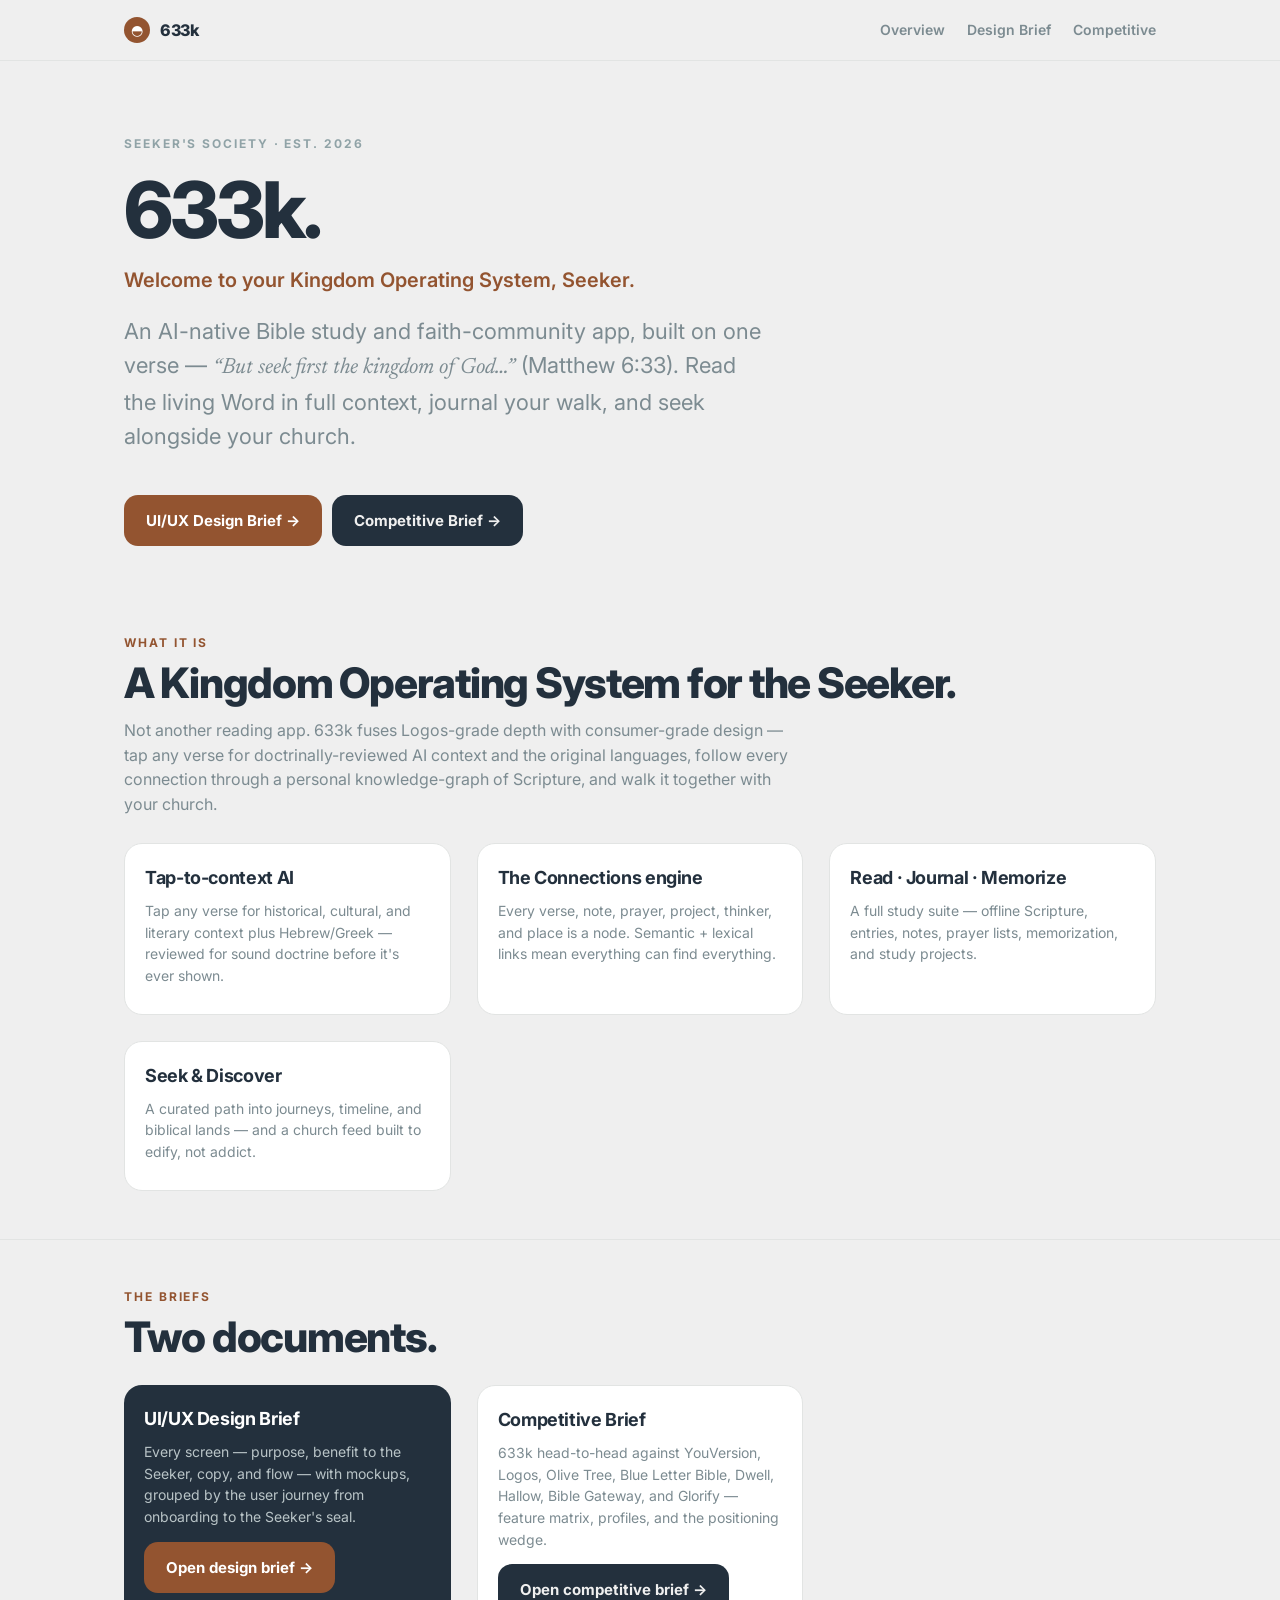
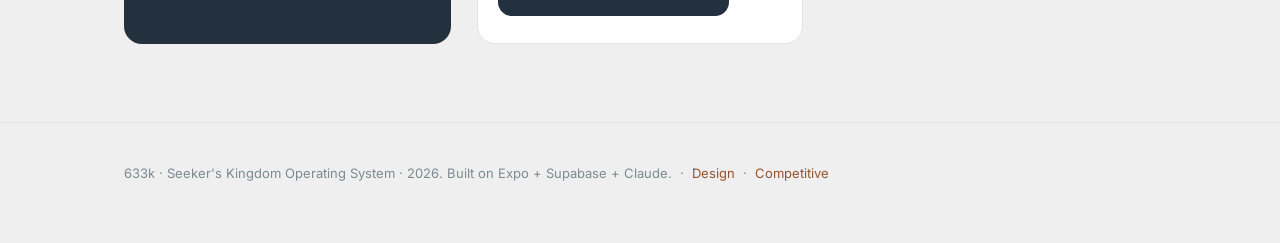
<file: index.html>
<!doctype html>
<html lang="en">
<head>
<meta charset="utf-8">
<meta name="viewport" content="width=device-width, initial-scale=1">
<title>633k · Seeker's Kingdom Operating System</title>
<meta name="description" content="633k (Seeker's Society) — an AI-native Bible study and faith-community app. A Seeker's Kingdom Operating System. Design brief + competitive brief.">
<style>
/* 633k — Seeker's Kingdom Operating System · showcase styles */
@import url('https://fonts.googleapis.com/css2?family=Inter:wght@400;500;600;700;800&family=Newsreader:ital,opsz,wght@0,6..72,400;0,6..72,500;1,6..72,400&display=swap');

:root{
  --midnight:#23303D; --tide:#395159; --mist:#90A3A7; --fog:#EFEFEF;
  --sunset:#935430; --shell:#CBA688; --ink:#23303D; --muted:#7C8B91;
  --line:#E2E4E3; --surface:#FFFFFF; --paper:#F4F4F2;
  --maxw:1080px;
}
*{box-sizing:border-box}
html{scroll-behavior:smooth}
body{margin:0;background:var(--fog);color:var(--ink);font-family:'Inter',system-ui,sans-serif;-webkit-font-smoothing:antialiased;line-height:1.55}
a{color:var(--sunset);text-decoration:none}
a:hover{text-decoration:underline}
.serif{font-family:'Newsreader',Georgia,serif}
.wrap{max-width:var(--maxw);margin:0 auto;padding:0 24px}

/* nav */
.nav{position:sticky;top:0;z-index:30;background:rgba(239,239,239,.86);backdrop-filter:blur(10px);border-bottom:1px solid var(--line)}
.nav .row{display:flex;align-items:center;justify-content:space-between;height:60px}
.brand{display:flex;align-items:center;gap:10px;font-weight:800;letter-spacing:-.02em;color:var(--ink)}
.brand .dot{width:26px;height:26px;border-radius:50%;background:var(--sunset);display:inline-flex;align-items:center;justify-content:center;color:#fff;font-size:14px}
.navlinks{display:flex;gap:22px;font-weight:600;font-size:14px}
.navlinks a{color:var(--muted)}
.navlinks a:hover{color:var(--ink);text-decoration:none}

/* hero */
.hero{padding:74px 0 40px}
.kicker{font-size:12px;letter-spacing:.16em;text-transform:uppercase;color:var(--mist);font-weight:700}
h1{font-size:clamp(40px,7vw,78px);line-height:.95;letter-spacing:-.04em;font-weight:800;margin:.25em 0 .1em}
.lede{font-size:clamp(17px,2.4vw,22px);color:var(--muted);max-width:640px;margin-top:18px}
.tag{font-family:'Inter';color:var(--sunset);font-weight:600;font-size:clamp(16px,2.2vw,20px);margin-top:18px}
.cta{display:inline-flex;gap:10px;flex-wrap:wrap;margin-top:30px}
.btn{display:inline-block;padding:14px 22px;border-radius:14px;font-weight:700;font-size:15px}
.btn.solid{background:var(--sunset);color:#fff}
.btn.dark{background:var(--midnight);color:var(--fog)}
.btn.ghost{background:transparent;border:1.6px solid var(--line);color:var(--ink)}
.btn:hover{text-decoration:none;transform:translateY(-1px)}

/* sections */
section{padding:48px 0}
.eyebrow{font-size:12px;letter-spacing:.16em;text-transform:uppercase;color:var(--sunset);font-weight:700;margin-bottom:10px}
h2{font-size:clamp(28px,4vw,42px);line-height:1.02;letter-spacing:-.03em;font-weight:800;margin:0 0 .3em}
h3{font-size:22px;letter-spacing:-.02em;font-weight:700;margin:0 0 .2em}
p{margin:.5em 0}
.sub{color:var(--muted);max-width:680px}
.divider{height:1px;background:var(--line);border:0;margin:0}

/* feature pills */
.pillrow{display:flex;flex-wrap:wrap;gap:10px;margin-top:18px}
.pill{padding:7px 14px;border-radius:999px;font-size:13px;font-weight:600;background:#fff;border:1.4px solid var(--line);color:var(--ink)}
.pill.s{background:var(--sunset);color:#fff;border-color:transparent}
.pill.t{background:var(--tide);color:var(--fog);border-color:transparent}

/* journey / screen grid */
.screens{display:grid;grid-template-columns:repeat(auto-fill,minmax(300px,1fr));gap:26px;margin-top:26px}
.screen{background:var(--surface);border:1px solid var(--line);border-radius:22px;overflow:hidden;display:flex;flex-direction:column}
.screen .meta{padding:18px 20px 22px}
.screen .role{font-size:11px;letter-spacing:.12em;text-transform:uppercase;color:var(--sunset);font-weight:700}
.screen h3{margin-top:6px;font-size:20px}
.screen .purpose{font-size:14px;color:var(--ink);margin-top:8px}
.screen .benefit{font-size:14px;color:var(--muted);margin-top:8px}
.screen .copy{font-family:'Newsreader',serif;font-style:italic;color:var(--tide);font-size:15px;margin-top:12px;padding-left:12px;border-left:3px solid var(--shell)}
.screen .flow{font-size:12.5px;color:var(--muted);margin-top:12px;font-weight:600}
.screen .flow b{color:var(--ink);font-weight:700}

/* phone mockup */
.frame{background:#0a0c0f;padding:8px;display:flex;justify-content:center}
.phone{width:100%;max-width:260px;background:#0a0c0f;border-radius:30px;padding:7px}
.scr{background:var(--fog);border-radius:24px;height:430px;overflow:hidden;display:flex;flex-direction:column;position:relative}
.sb{display:flex;justify-content:space-between;padding:10px 16px 0;font-size:10px;font-weight:700;color:var(--ink)}
.body{flex:1;padding:8px 14px 0;overflow:hidden}
.lab{font-size:9px;letter-spacing:.12em;text-transform:uppercase;color:var(--mist);font-weight:700;margin-top:6px}
.hd{font-weight:800;font-size:30px;letter-spacing:-.045em;line-height:.94;margin-top:2px;color:var(--ink)}
.hd.sm{font-size:23px}
.c{border-radius:15px;padding:11px;margin-top:9px}
.c .ct{font-weight:700;font-size:14px}
.c .cs{font-size:11px;margin-top:3px}
.c.solidT{background:var(--tide);color:var(--fog)} .c.solidT .cs{color:#9FB3B6}
.c.solidS{background:var(--sunset);color:var(--fog)} .c.solidS .cs{color:#E8D3C2}
.c.solidM{background:var(--midnight);color:var(--fog)} .c.solidM .cs{color:#90A3A7}
.c.solidMist{background:var(--mist);color:var(--midnight)} .c.solidMist .cs{color:#3A4A53}
.c.solidSh{background:var(--shell);color:var(--midnight)} .c.solidSh .cs{color:#6B5440}
.c.ghostT{background:#fff;border:1.6px solid var(--tide);color:var(--ink)} .c.ghostT .cs{color:var(--muted)}
.c.ghostS{background:#fff;border:1.6px solid var(--sunset);color:var(--ink)} .c.ghostS .cs{color:var(--muted)}
.c.ghostM{background:#fff;border:1.6px solid var(--midnight);color:var(--ink)} .c.ghostM .cs{color:var(--muted)}
.vs{font-family:'Newsreader',serif;font-size:13px;line-height:1.42}
.row2{display:flex;gap:9px;margin-top:9px}
.row2 .c{flex:1;margin-top:0}
.tabs{display:flex;justify-content:space-around;background:#fff;border-top:1px solid #E6E6E5;padding:7px 0 9px;font-size:13px}
.tabs span{color:var(--mist)}
.tabs .on{color:var(--sunset)}
.bign{font-weight:800;font-size:30px;letter-spacing:-.02em;line-height:1}
.sealed{display:inline-block;color:var(--shell)}

/* tables (competitive) */
.tablewrap{overflow-x:auto;margin-top:22px;border:1px solid var(--line);border-radius:16px;background:#fff}
table{border-collapse:collapse;width:100%;min-width:880px;font-size:13px}
th,td{text-align:left;padding:11px 12px;border-bottom:1px solid var(--line);vertical-align:top}
thead th{position:sticky;top:0;background:var(--midnight);color:var(--fog);font-weight:700;font-size:12px;letter-spacing:.01em}
thead th.us{background:var(--sunset)}
tbody td:first-child{font-weight:700;color:var(--ink);background:var(--paper)}
tbody td.us{background:#FBF3EC;font-weight:600}
.yes{color:#2f6b3f;font-weight:700}
.no{color:#9aa4a3}
.part{color:var(--sunset);font-weight:600}

/* profile + synthesis cards */
.cards{display:grid;grid-template-columns:repeat(auto-fill,minmax(300px,1fr));gap:18px;margin-top:22px}
.card{background:#fff;border:1px solid var(--line);border-radius:18px;padding:20px}
.card h3{font-size:18px}
.card .scale{font-size:12px;color:var(--sunset);font-weight:700;margin-top:2px}
.card p{font-size:14px;color:var(--muted);margin-top:8px}
.win{background:var(--midnight);color:var(--fog);border:0}
.win h3{color:#fff}.win p{color:#B9C4C7}
.win .k{color:var(--shell);font-weight:700}
.synth{display:grid;grid-template-columns:repeat(auto-fill,minmax(260px,1fr));gap:16px;margin-top:20px}
.sblock{border-radius:16px;padding:18px}
.sblock.a{background:#EAF1EC} .sblock.b{background:#fff;border:1px solid var(--line)} .sblock.c{background:#FBEFE6} .sblock.d{background:var(--tide);color:var(--fog)}
.sblock h4{margin:0 0 8px;font-size:13px;letter-spacing:.06em;text-transform:uppercase}
.sblock.d h4{color:var(--shell)}
.sblock ul{margin:0;padding-left:18px;font-size:13.5px}
.sblock li{margin:5px 0}

/* sources */
.sources{font-size:12.5px;color:var(--muted);margin-top:18px;columns:1}
.sources li{margin:6px 0}

/* footer */
footer{padding:40px 0 60px;border-top:1px solid var(--line);color:var(--muted);font-size:13px;margin-top:30px}
.note{background:#FBF3EC;border:1px solid #EAD9C8;border-radius:14px;padding:14px 16px;font-size:13px;color:#6B5440;margin-top:18px}
@media(max-width:640px){.navlinks{display:none}.hero{padding:48px 0 24px}}

</style>
</head>
<body>

<nav class="nav"><div class="wrap row">
  <a class="brand" href="index.html"><span class="dot">◓</span> 633k</a>
  <div class="navlinks">
    <a href="index.html">Overview</a>
    <a href="design-brief.html">Design Brief</a>
    <a href="competitive-brief.html">Competitive</a>
  </div>
</div></nav>

<header class="hero"><div class="wrap">
  <div class="kicker">Seeker's Society · est. 2026</div>
  <h1>633k.</h1>
  <p class="tag">Welcome to your Kingdom Operating System, Seeker.</p>
  <p class="lede">An AI-native Bible study and faith-community app, built on one verse — <span class="serif" style="font-style:italic">“But seek first the kingdom of God…”</span> (Matthew 6:33). Read the living Word in full context, journal your walk, and seek alongside your church.</p>
  <div class="cta">
    <a class="btn solid" href="design-brief.html">UI/UX Design Brief →</a>
    <a class="btn dark" href="competitive-brief.html">Competitive Brief →</a>
  </div>
</div></header>

<section><div class="wrap">
  <div class="eyebrow">What it is</div>
  <h2>A Kingdom Operating System for the Seeker.</h2>
  <p class="sub">Not another reading app. 633k fuses Logos-grade depth with consumer-grade design — tap any verse for doctrinally-reviewed AI context and the original languages, follow every connection through a personal knowledge-graph of Scripture, and walk it together with your church.</p>
  <div class="screens" style="grid-template-columns:repeat(auto-fill,minmax(240px,1fr))">
    <div class="card"><h3>Tap-to-context AI</h3><p>Tap any verse for historical, cultural, and literary context plus Hebrew/Greek — reviewed for sound doctrine before it's ever shown.</p></div>
    <div class="card"><h3>The Connections engine</h3><p>Every verse, note, prayer, project, thinker, and place is a node. Semantic + lexical links mean everything can find everything.</p></div>
    <div class="card"><h3>Read · Journal · Memorize</h3><p>A full study suite — offline Scripture, entries, notes, prayer lists, memorization, and study projects.</p></div>
    <div class="card"><h3>Seek &amp; Discover</h3><p>A curated path into journeys, timeline, and biblical lands — and a church feed built to edify, not addict.</p></div>
  </div>
</div></section>

<hr class="divider">

<section><div class="wrap">
  <div class="eyebrow">The briefs</div>
  <h2>Two documents.</h2>
  <div class="screens" style="grid-template-columns:repeat(auto-fill,minmax(300px,1fr))">
    <div class="card win"><h3>UI/UX Design Brief</h3><p style="color:#B9C4C7">Every screen — purpose, benefit to the Seeker, copy, and flow — with mockups, grouped by the user journey from onboarding to the Seeker's seal.</p><p style="margin-top:14px"><a class="btn solid" href="design-brief.html">Open design brief →</a></p></div>
    <div class="card"><h3>Competitive Brief</h3><p>633k head-to-head against YouVersion, Logos, Olive Tree, Blue Letter Bible, Dwell, Hallow, Bible Gateway, and Glorify — feature matrix, profiles, and the positioning wedge.</p><p style="margin-top:14px"><a class="btn dark" href="competitive-brief.html">Open competitive brief →</a></p></div>
  </div>
</div></section>

<footer><div class="wrap">
  633k · Seeker's Kingdom Operating System · 2026. Built on Expo + Supabase + Claude. &nbsp;·&nbsp; <a href="design-brief.html">Design</a> &nbsp;·&nbsp; <a href="competitive-brief.html">Competitive</a>
</div></footer>

</body>
</html>
</file>
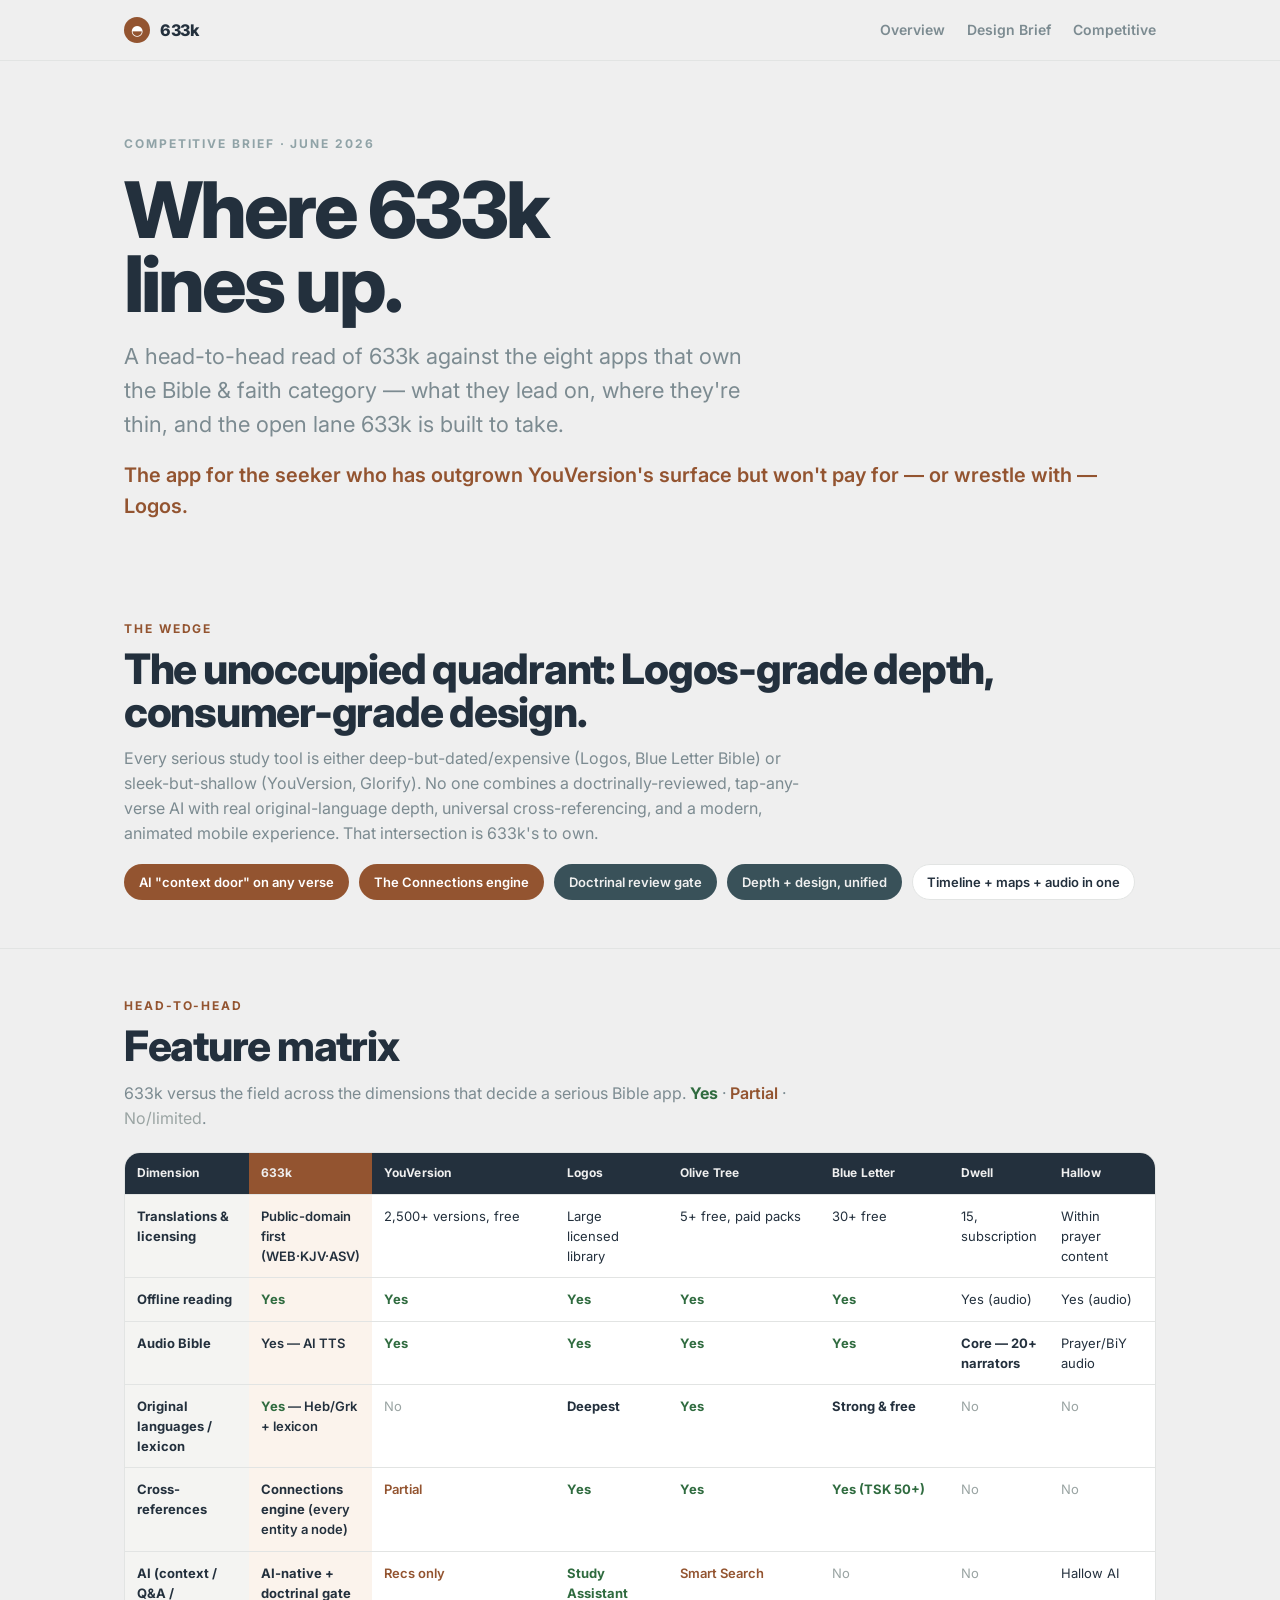
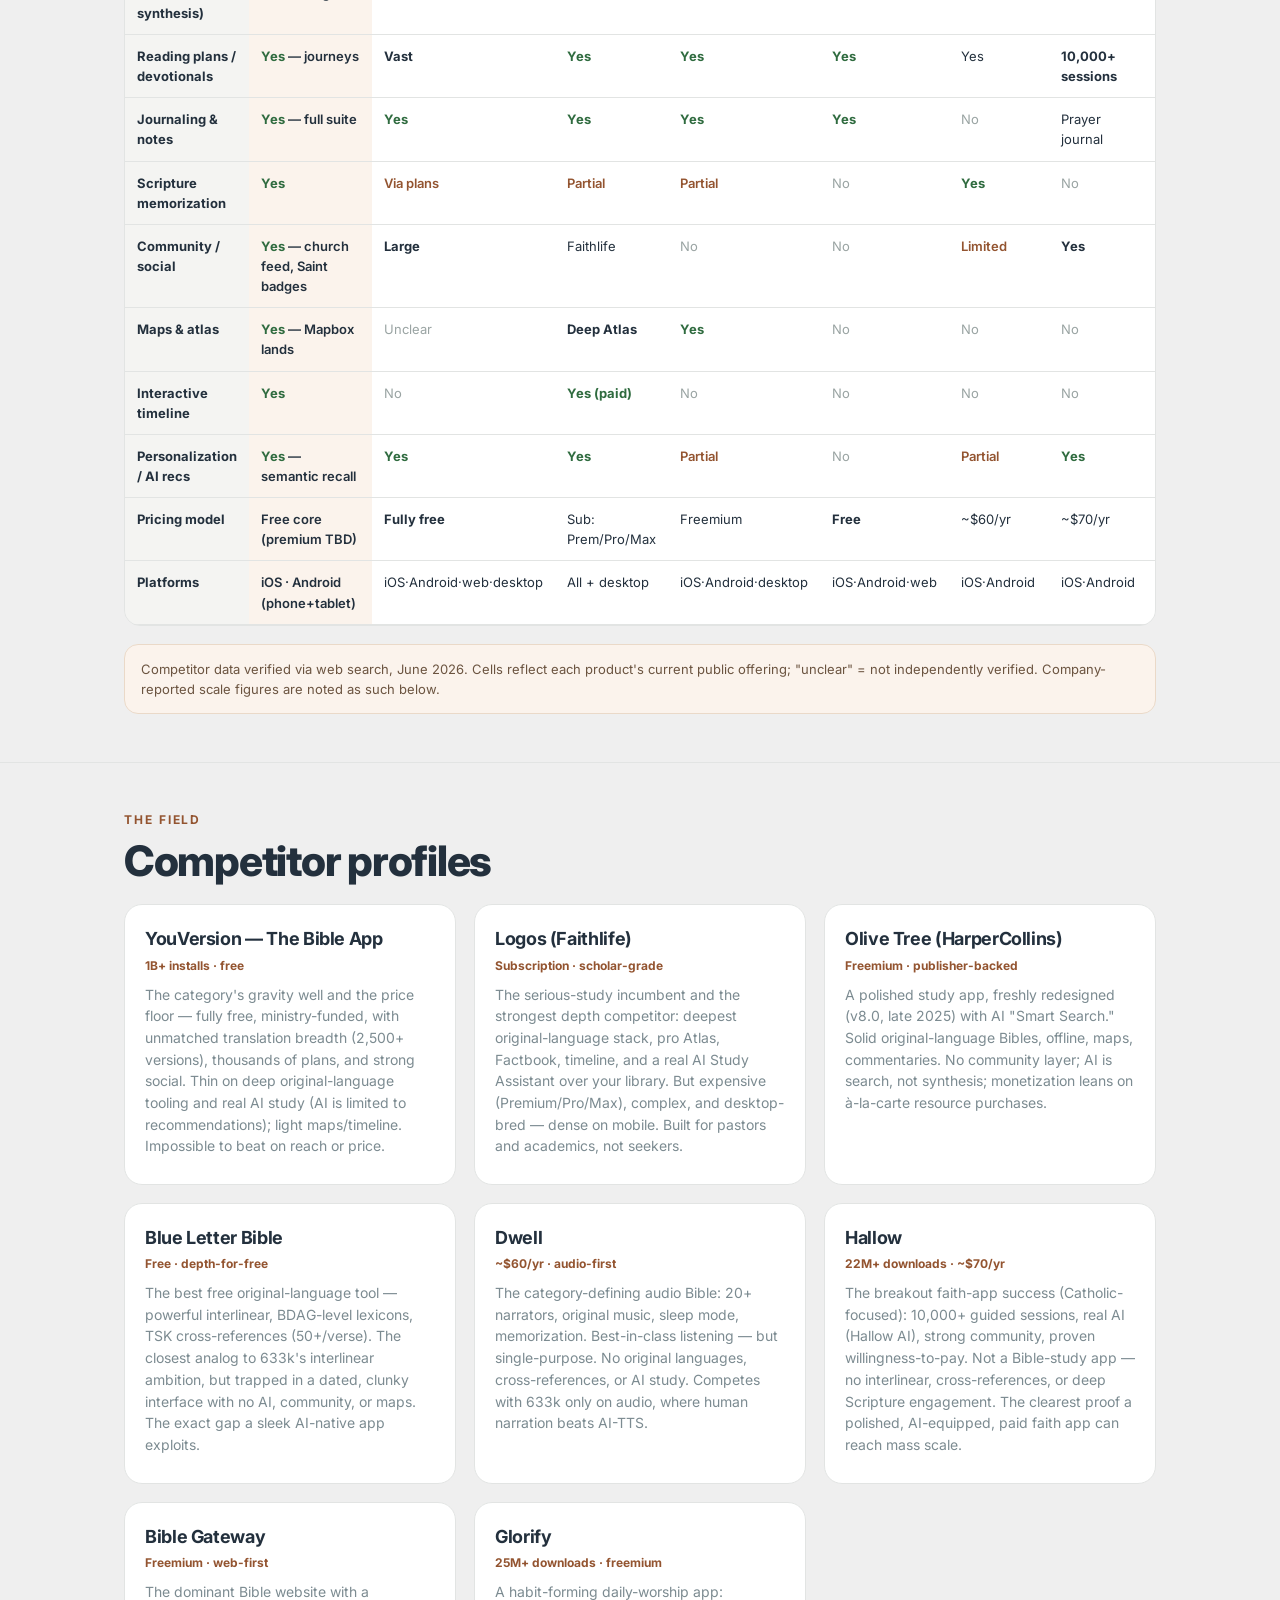
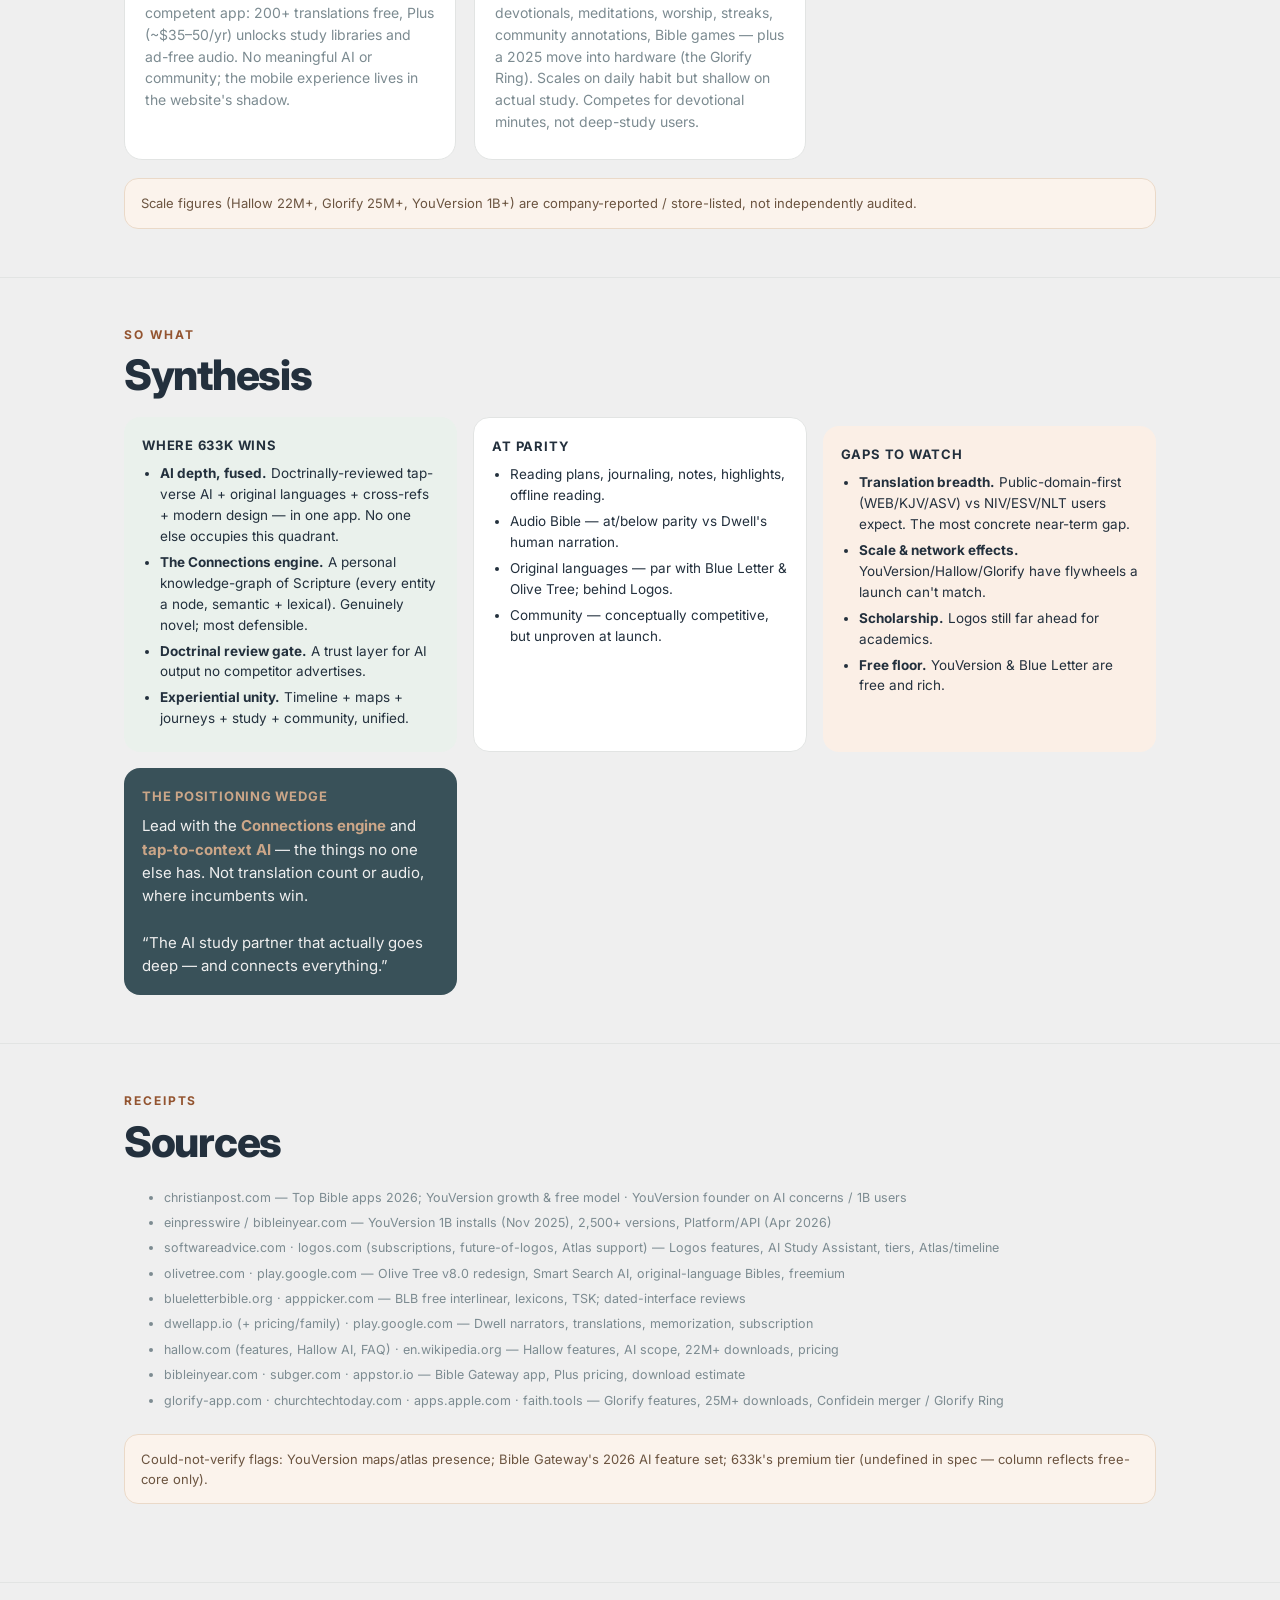
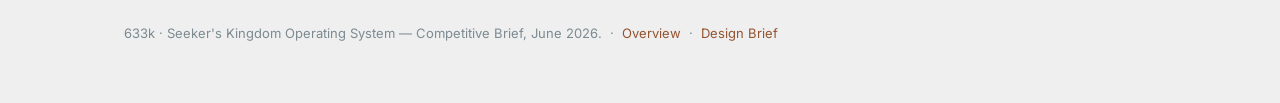
<file: competitive-brief.html>
<!doctype html>
<html lang="en">
<head>
<meta charset="utf-8">
<meta name="viewport" content="width=device-width, initial-scale=1">
<title>633k · Competitive Brief</title>
<meta name="description" content="How 633k (Seeker's Society) lines up head-to-head against YouVersion, Logos, Olive Tree, Blue Letter Bible, Dwell, Hallow, Bible Gateway, and Glorify.">
<style>
/* 633k — Seeker's Kingdom Operating System · showcase styles */
@import url('https://fonts.googleapis.com/css2?family=Inter:wght@400;500;600;700;800&family=Newsreader:ital,opsz,wght@0,6..72,400;0,6..72,500;1,6..72,400&display=swap');

:root{
  --midnight:#23303D; --tide:#395159; --mist:#90A3A7; --fog:#EFEFEF;
  --sunset:#935430; --shell:#CBA688; --ink:#23303D; --muted:#7C8B91;
  --line:#E2E4E3; --surface:#FFFFFF; --paper:#F4F4F2;
  --maxw:1080px;
}
*{box-sizing:border-box}
html{scroll-behavior:smooth}
body{margin:0;background:var(--fog);color:var(--ink);font-family:'Inter',system-ui,sans-serif;-webkit-font-smoothing:antialiased;line-height:1.55}
a{color:var(--sunset);text-decoration:none}
a:hover{text-decoration:underline}
.serif{font-family:'Newsreader',Georgia,serif}
.wrap{max-width:var(--maxw);margin:0 auto;padding:0 24px}

/* nav */
.nav{position:sticky;top:0;z-index:30;background:rgba(239,239,239,.86);backdrop-filter:blur(10px);border-bottom:1px solid var(--line)}
.nav .row{display:flex;align-items:center;justify-content:space-between;height:60px}
.brand{display:flex;align-items:center;gap:10px;font-weight:800;letter-spacing:-.02em;color:var(--ink)}
.brand .dot{width:26px;height:26px;border-radius:50%;background:var(--sunset);display:inline-flex;align-items:center;justify-content:center;color:#fff;font-size:14px}
.navlinks{display:flex;gap:22px;font-weight:600;font-size:14px}
.navlinks a{color:var(--muted)}
.navlinks a:hover{color:var(--ink);text-decoration:none}

/* hero */
.hero{padding:74px 0 40px}
.kicker{font-size:12px;letter-spacing:.16em;text-transform:uppercase;color:var(--mist);font-weight:700}
h1{font-size:clamp(40px,7vw,78px);line-height:.95;letter-spacing:-.04em;font-weight:800;margin:.25em 0 .1em}
.lede{font-size:clamp(17px,2.4vw,22px);color:var(--muted);max-width:640px;margin-top:18px}
.tag{font-family:'Inter';color:var(--sunset);font-weight:600;font-size:clamp(16px,2.2vw,20px);margin-top:18px}
.cta{display:inline-flex;gap:10px;flex-wrap:wrap;margin-top:30px}
.btn{display:inline-block;padding:14px 22px;border-radius:14px;font-weight:700;font-size:15px}
.btn.solid{background:var(--sunset);color:#fff}
.btn.dark{background:var(--midnight);color:var(--fog)}
.btn.ghost{background:transparent;border:1.6px solid var(--line);color:var(--ink)}
.btn:hover{text-decoration:none;transform:translateY(-1px)}

/* sections */
section{padding:48px 0}
.eyebrow{font-size:12px;letter-spacing:.16em;text-transform:uppercase;color:var(--sunset);font-weight:700;margin-bottom:10px}
h2{font-size:clamp(28px,4vw,42px);line-height:1.02;letter-spacing:-.03em;font-weight:800;margin:0 0 .3em}
h3{font-size:22px;letter-spacing:-.02em;font-weight:700;margin:0 0 .2em}
p{margin:.5em 0}
.sub{color:var(--muted);max-width:680px}
.divider{height:1px;background:var(--line);border:0;margin:0}

/* feature pills */
.pillrow{display:flex;flex-wrap:wrap;gap:10px;margin-top:18px}
.pill{padding:7px 14px;border-radius:999px;font-size:13px;font-weight:600;background:#fff;border:1.4px solid var(--line);color:var(--ink)}
.pill.s{background:var(--sunset);color:#fff;border-color:transparent}
.pill.t{background:var(--tide);color:var(--fog);border-color:transparent}

/* journey / screen grid */
.screens{display:grid;grid-template-columns:repeat(auto-fill,minmax(300px,1fr));gap:26px;margin-top:26px}
.screen{background:var(--surface);border:1px solid var(--line);border-radius:22px;overflow:hidden;display:flex;flex-direction:column}
.screen .meta{padding:18px 20px 22px}
.screen .role{font-size:11px;letter-spacing:.12em;text-transform:uppercase;color:var(--sunset);font-weight:700}
.screen h3{margin-top:6px;font-size:20px}
.screen .purpose{font-size:14px;color:var(--ink);margin-top:8px}
.screen .benefit{font-size:14px;color:var(--muted);margin-top:8px}
.screen .copy{font-family:'Newsreader',serif;font-style:italic;color:var(--tide);font-size:15px;margin-top:12px;padding-left:12px;border-left:3px solid var(--shell)}
.screen .flow{font-size:12.5px;color:var(--muted);margin-top:12px;font-weight:600}
.screen .flow b{color:var(--ink);font-weight:700}

/* phone mockup */
.frame{background:#0a0c0f;padding:8px;display:flex;justify-content:center}
.phone{width:100%;max-width:260px;background:#0a0c0f;border-radius:30px;padding:7px}
.scr{background:var(--fog);border-radius:24px;height:430px;overflow:hidden;display:flex;flex-direction:column;position:relative}
.sb{display:flex;justify-content:space-between;padding:10px 16px 0;font-size:10px;font-weight:700;color:var(--ink)}
.body{flex:1;padding:8px 14px 0;overflow:hidden}
.lab{font-size:9px;letter-spacing:.12em;text-transform:uppercase;color:var(--mist);font-weight:700;margin-top:6px}
.hd{font-weight:800;font-size:30px;letter-spacing:-.045em;line-height:.94;margin-top:2px;color:var(--ink)}
.hd.sm{font-size:23px}
.c{border-radius:15px;padding:11px;margin-top:9px}
.c .ct{font-weight:700;font-size:14px}
.c .cs{font-size:11px;margin-top:3px}
.c.solidT{background:var(--tide);color:var(--fog)} .c.solidT .cs{color:#9FB3B6}
.c.solidS{background:var(--sunset);color:var(--fog)} .c.solidS .cs{color:#E8D3C2}
.c.solidM{background:var(--midnight);color:var(--fog)} .c.solidM .cs{color:#90A3A7}
.c.solidMist{background:var(--mist);color:var(--midnight)} .c.solidMist .cs{color:#3A4A53}
.c.solidSh{background:var(--shell);color:var(--midnight)} .c.solidSh .cs{color:#6B5440}
.c.ghostT{background:#fff;border:1.6px solid var(--tide);color:var(--ink)} .c.ghostT .cs{color:var(--muted)}
.c.ghostS{background:#fff;border:1.6px solid var(--sunset);color:var(--ink)} .c.ghostS .cs{color:var(--muted)}
.c.ghostM{background:#fff;border:1.6px solid var(--midnight);color:var(--ink)} .c.ghostM .cs{color:var(--muted)}
.vs{font-family:'Newsreader',serif;font-size:13px;line-height:1.42}
.row2{display:flex;gap:9px;margin-top:9px}
.row2 .c{flex:1;margin-top:0}
.tabs{display:flex;justify-content:space-around;background:#fff;border-top:1px solid #E6E6E5;padding:7px 0 9px;font-size:13px}
.tabs span{color:var(--mist)}
.tabs .on{color:var(--sunset)}
.bign{font-weight:800;font-size:30px;letter-spacing:-.02em;line-height:1}
.sealed{display:inline-block;color:var(--shell)}

/* tables (competitive) */
.tablewrap{overflow-x:auto;margin-top:22px;border:1px solid var(--line);border-radius:16px;background:#fff}
table{border-collapse:collapse;width:100%;min-width:880px;font-size:13px}
th,td{text-align:left;padding:11px 12px;border-bottom:1px solid var(--line);vertical-align:top}
thead th{position:sticky;top:0;background:var(--midnight);color:var(--fog);font-weight:700;font-size:12px;letter-spacing:.01em}
thead th.us{background:var(--sunset)}
tbody td:first-child{font-weight:700;color:var(--ink);background:var(--paper)}
tbody td.us{background:#FBF3EC;font-weight:600}
.yes{color:#2f6b3f;font-weight:700}
.no{color:#9aa4a3}
.part{color:var(--sunset);font-weight:600}

/* profile + synthesis cards */
.cards{display:grid;grid-template-columns:repeat(auto-fill,minmax(300px,1fr));gap:18px;margin-top:22px}
.card{background:#fff;border:1px solid var(--line);border-radius:18px;padding:20px}
.card h3{font-size:18px}
.card .scale{font-size:12px;color:var(--sunset);font-weight:700;margin-top:2px}
.card p{font-size:14px;color:var(--muted);margin-top:8px}
.win{background:var(--midnight);color:var(--fog);border:0}
.win h3{color:#fff}.win p{color:#B9C4C7}
.win .k{color:var(--shell);font-weight:700}
.synth{display:grid;grid-template-columns:repeat(auto-fill,minmax(260px,1fr));gap:16px;margin-top:20px}
.sblock{border-radius:16px;padding:18px}
.sblock.a{background:#EAF1EC} .sblock.b{background:#fff;border:1px solid var(--line)} .sblock.c{background:#FBEFE6} .sblock.d{background:var(--tide);color:var(--fog)}
.sblock h4{margin:0 0 8px;font-size:13px;letter-spacing:.06em;text-transform:uppercase}
.sblock.d h4{color:var(--shell)}
.sblock ul{margin:0;padding-left:18px;font-size:13.5px}
.sblock li{margin:5px 0}

/* sources */
.sources{font-size:12.5px;color:var(--muted);margin-top:18px;columns:1}
.sources li{margin:6px 0}

/* footer */
footer{padding:40px 0 60px;border-top:1px solid var(--line);color:var(--muted);font-size:13px;margin-top:30px}
.note{background:#FBF3EC;border:1px solid #EAD9C8;border-radius:14px;padding:14px 16px;font-size:13px;color:#6B5440;margin-top:18px}
@media(max-width:640px){.navlinks{display:none}.hero{padding:48px 0 24px}}

</style>
</head>
<body>

<nav class="nav"><div class="wrap row">
  <a class="brand" href="index.html"><span class="dot">◓</span> 633k</a>
  <div class="navlinks">
    <a href="index.html">Overview</a>
    <a href="design-brief.html">Design Brief</a>
    <a href="competitive-brief.html">Competitive</a>
  </div>
</div></nav>

<header class="hero"><div class="wrap">
  <div class="kicker">Competitive Brief · June 2026</div>
  <h1>Where 633k<br>lines up.</h1>
  <p class="lede">A head-to-head read of 633k against the eight apps that own the Bible &amp; faith category — what they lead on, where they're thin, and the open lane 633k is built to take.</p>
  <p class="tag">The app for the seeker who has outgrown YouVersion's surface but won't pay for — or wrestle with — Logos.</p>
</div></header>

<section><div class="wrap">
  <div class="eyebrow">The wedge</div>
  <h2>The unoccupied quadrant: Logos-grade depth, consumer-grade design.</h2>
  <p class="sub">Every serious study tool is either deep-but-dated/expensive (Logos, Blue Letter Bible) or sleek-but-shallow (YouVersion, Glorify). No one combines a doctrinally-reviewed, tap-any-verse AI with real original-language depth, universal cross-referencing, and a modern, animated mobile experience. That intersection is 633k's to own.</p>
  <div class="pillrow">
    <span class="pill s">AI "context door" on any verse</span>
    <span class="pill s">The Connections engine</span>
    <span class="pill t">Doctrinal review gate</span>
    <span class="pill t">Depth + design, unified</span>
    <span class="pill">Timeline + maps + audio in one</span>
  </div>
</div></section>

<hr class="divider">

<section><div class="wrap">
  <div class="eyebrow">Head-to-head</div>
  <h2>Feature matrix</h2>
  <p class="sub">633k versus the field across the dimensions that decide a serious Bible app. <span class="yes">Yes</span> · <span class="part">Partial</span> · <span class="no">No/limited</span>.</p>
  <div class="tablewrap"><table>
    <thead><tr>
      <th>Dimension</th><th class="us">633k</th><th>YouVersion</th><th>Logos</th><th>Olive Tree</th><th>Blue Letter</th><th>Dwell</th><th>Hallow</th><th>Bible Gateway</th><th>Glorify</th>
    </tr></thead>
    <tbody>
      <tr><td>Translations &amp; licensing</td><td class="us">Public-domain first (WEB·KJV·ASV)</td><td>2,500+ versions, free</td><td>Large licensed library</td><td>5+ free, paid packs</td><td>30+ free</td><td>15, subscription</td><td>Within prayer content</td><td>200+ free</td><td>Devotional-centric</td></tr>
      <tr><td>Offline reading</td><td class="us"><span class="yes">Yes</span></td><td class="yes">Yes</td><td class="yes">Yes</td><td class="yes">Yes</td><td class="yes">Yes</td><td>Yes (audio)</td><td>Yes (audio)</td><td class="yes">Yes</td><td class="part">Partial</td></tr>
      <tr><td>Audio Bible</td><td class="us">Yes — AI TTS</td><td class="yes">Yes</td><td class="yes">Yes</td><td class="yes">Yes</td><td class="yes">Yes</td><td><b>Core — 20+ narrators</b></td><td>Prayer/BiY audio</td><td>Yes</td><td>Devotional audio</td></tr>
      <tr><td>Original languages / lexicon</td><td class="us"><span class="yes">Yes</span> — Heb/Grk + lexicon</td><td class="no">No</td><td><b>Deepest</b></td><td class="yes">Yes</td><td><b>Strong &amp; free</b></td><td class="no">No</td><td class="no">No</td><td class="part">Partial</td><td class="no">No</td></tr>
      <tr><td>Cross-references</td><td class="us"><b>Connections engine</b> (every entity a node)</td><td class="part">Partial</td><td class="yes">Yes</td><td class="yes">Yes</td><td class="yes">Yes (TSK 50+)</td><td class="no">No</td><td class="no">No</td><td class="yes">Yes</td><td class="no">No</td></tr>
      <tr><td>AI (context / Q&amp;A / synthesis)</td><td class="us"><b>AI-native + doctrinal gate</b></td><td class="part">Recs only</td><td class="yes">Study Assistant</td><td class="part">Smart Search</td><td class="no">No</td><td class="no">No</td><td>Hallow AI</td><td class="no">Unclear</td><td class="no">No</td></tr>
      <tr><td>Reading plans / devotionals</td><td class="us"><span class="yes">Yes</span> — journeys</td><td><b>Vast</b></td><td class="yes">Yes</td><td class="yes">Yes</td><td class="yes">Yes</td><td>Yes</td><td><b>10,000+ sessions</b></td><td class="yes">Yes</td><td><b>Core</b></td></tr>
      <tr><td>Journaling &amp; notes</td><td class="us"><span class="yes">Yes</span> — full suite</td><td class="yes">Yes</td><td class="yes">Yes</td><td class="yes">Yes</td><td class="yes">Yes</td><td class="no">No</td><td>Prayer journal</td><td class="part">Partial</td><td>Prayer tool</td></tr>
      <tr><td>Scripture memorization</td><td class="us"><span class="yes">Yes</span></td><td class="part">Via plans</td><td class="part">Partial</td><td class="part">Partial</td><td class="no">No</td><td class="yes">Yes</td><td class="no">No</td><td class="no">No</td><td class="no">No</td></tr>
      <tr><td>Community / social</td><td class="us"><span class="yes">Yes</span> — church feed, Saint badges</td><td><b>Large</b></td><td>Faithlife</td><td class="no">No</td><td class="no">No</td><td class="part">Limited</td><td><b>Yes</b></td><td class="no">No</td><td class="yes">Yes</td></tr>
      <tr><td>Maps &amp; atlas</td><td class="us"><span class="yes">Yes</span> — Mapbox lands</td><td class="no">Unclear</td><td><b>Deep Atlas</b></td><td class="yes">Yes</td><td class="no">No</td><td class="no">No</td><td class="no">No</td><td class="part">Partial</td><td class="no">No</td></tr>
      <tr><td>Interactive timeline</td><td class="us"><span class="yes">Yes</span></td><td class="no">No</td><td class="yes">Yes (paid)</td><td class="no">No</td><td class="no">No</td><td class="no">No</td><td class="no">No</td><td class="no">No</td><td class="no">No</td></tr>
      <tr><td>Personalization / AI recs</td><td class="us"><span class="yes">Yes</span> — semantic recall</td><td class="yes">Yes</td><td class="yes">Yes</td><td class="part">Partial</td><td class="no">No</td><td class="part">Partial</td><td class="yes">Yes</td><td class="part">Partial</td><td class="yes">Yes</td></tr>
      <tr><td>Pricing model</td><td class="us">Free core (premium TBD)</td><td><b>Fully free</b></td><td>Sub: Prem/Pro/Max</td><td>Freemium</td><td><b>Free</b></td><td>~$60/yr</td><td>~$70/yr</td><td>Freemium ~$35–50/yr</td><td>Freemium</td></tr>
      <tr><td>Platforms</td><td class="us">iOS · Android (phone+tablet)</td><td>iOS·Android·web·desktop</td><td>All + desktop</td><td>iOS·Android·desktop</td><td>iOS·Android·web</td><td>iOS·Android</td><td>iOS·Android</td><td>iOS·Android·web</td><td>iOS·Android</td></tr>
    </tbody>
  </table></div>
  <div class="note">Competitor data verified via web search, June 2026. Cells reflect each product's current public offering; "unclear" = not independently verified. Company-reported scale figures are noted as such below.</div>
</div></section>

<hr class="divider">

<section><div class="wrap">
  <div class="eyebrow">The field</div>
  <h2>Competitor profiles</h2>
  <div class="cards">
    <div class="card"><h3>YouVersion — The Bible App</h3><div class="scale">1B+ installs · free</div><p>The category's gravity well and the price floor — fully free, ministry-funded, with unmatched translation breadth (2,500+ versions), thousands of plans, and strong social. Thin on deep original-language tooling and real AI study (AI is limited to recommendations); light maps/timeline. Impossible to beat on reach or price.</p></div>
    <div class="card"><h3>Logos (Faithlife)</h3><div class="scale">Subscription · scholar-grade</div><p>The serious-study incumbent and the strongest depth competitor: deepest original-language stack, pro Atlas, Factbook, timeline, and a real AI Study Assistant over your library. But expensive (Premium/Pro/Max), complex, and desktop-bred — dense on mobile. Built for pastors and academics, not seekers.</p></div>
    <div class="card"><h3>Olive Tree (HarperCollins)</h3><div class="scale">Freemium · publisher-backed</div><p>A polished study app, freshly redesigned (v8.0, late 2025) with AI "Smart Search." Solid original-language Bibles, offline, maps, commentaries. No community layer; AI is search, not synthesis; monetization leans on à-la-carte resource purchases.</p></div>
    <div class="card"><h3>Blue Letter Bible</h3><div class="scale">Free · depth-for-free</div><p>The best free original-language tool — powerful interlinear, BDAG-level lexicons, TSK cross-references (50+/verse). The closest analog to 633k's interlinear ambition, but trapped in a dated, clunky interface with no AI, community, or maps. The exact gap a sleek AI-native app exploits.</p></div>
    <div class="card"><h3>Dwell</h3><div class="scale">~$60/yr · audio-first</div><p>The category-defining audio Bible: 20+ narrators, original music, sleep mode, memorization. Best-in-class listening — but single-purpose. No original languages, cross-references, or AI study. Competes with 633k only on audio, where human narration beats AI-TTS.</p></div>
    <div class="card"><h3>Hallow</h3><div class="scale">22M+ downloads · ~$70/yr</div><p>The breakout faith-app success (Catholic-focused): 10,000+ guided sessions, real AI (Hallow AI), strong community, proven willingness-to-pay. Not a Bible-study app — no interlinear, cross-references, or deep Scripture engagement. The clearest proof a polished, AI-equipped, paid faith app can reach mass scale.</p></div>
    <div class="card"><h3>Bible Gateway</h3><div class="scale">Freemium · web-first</div><p>The dominant Bible website with a competent app: 200+ translations free, Plus (~$35–50/yr) unlocks study libraries and ad-free audio. No meaningful AI or community; the mobile experience lives in the website's shadow.</p></div>
    <div class="card"><h3>Glorify</h3><div class="scale">25M+ downloads · freemium</div><p>A habit-forming daily-worship app: devotionals, meditations, worship, streaks, community annotations, Bible games — plus a 2025 move into hardware (the Glorify Ring). Scales on daily habit but shallow on actual study. Competes for devotional minutes, not deep-study users.</p></div>
  </div>
  <div class="note">Scale figures (Hallow 22M+, Glorify 25M+, YouVersion 1B+) are company-reported / store-listed, not independently audited.</div>
</div></section>

<hr class="divider">

<section><div class="wrap">
  <div class="eyebrow">So what</div>
  <h2>Synthesis</h2>
  <div class="synth">
    <div class="sblock a"><h4>Where 633k wins</h4><ul>
      <li><b>AI depth, fused.</b> Doctrinally-reviewed tap-verse AI + original languages + cross-refs + modern design — in one app. No one else occupies this quadrant.</li>
      <li><b>The Connections engine.</b> A personal knowledge-graph of Scripture (every entity a node, semantic + lexical). Genuinely novel; most defensible.</li>
      <li><b>Doctrinal review gate.</b> A trust layer for AI output no competitor advertises.</li>
      <li><b>Experiential unity.</b> Timeline + maps + journeys + study + community, unified.</li>
    </ul></div>
    <div class="sblock b"><h4>At parity</h4><ul>
      <li>Reading plans, journaling, notes, highlights, offline reading.</li>
      <li>Audio Bible — at/below parity vs Dwell's human narration.</li>
      <li>Original languages — par with Blue Letter &amp; Olive Tree; behind Logos.</li>
      <li>Community — conceptually competitive, but unproven at launch.</li>
    </ul></div>
    <div class="sblock c"><h4>Gaps to watch</h4><ul>
      <li><b>Translation breadth.</b> Public-domain-first (WEB/KJV/ASV) vs NIV/ESV/NLT users expect. The most concrete near-term gap.</li>
      <li><b>Scale &amp; network effects.</b> YouVersion/Hallow/Glorify have flywheels a launch can't match.</li>
      <li><b>Scholarship.</b> Logos still far ahead for academics.</li>
      <li><b>Free floor.</b> YouVersion &amp; Blue Letter are free and rich.</li>
    </ul></div>
    <div class="sblock d"><h4>The positioning wedge</h4><p style="margin:0;font-size:15px">Lead with the <span style="color:var(--shell);font-weight:700">Connections engine</span> and <span style="color:var(--shell);font-weight:700">tap-to-context AI</span> — the things no one else has. Not translation count or audio, where incumbents win. <br><br>“The AI study partner that actually goes deep — and connects everything.”</p></div>
  </div>
</div></section>

<hr class="divider">

<section><div class="wrap">
  <div class="eyebrow">Receipts</div>
  <h2>Sources</h2>
  <ul class="sources">
    <li>christianpost.com — Top Bible apps 2026; YouVersion growth &amp; free model · YouVersion founder on AI concerns / 1B users</li>
    <li>einpresswire / bibleinyear.com — YouVersion 1B installs (Nov 2025), 2,500+ versions, Platform/API (Apr 2026)</li>
    <li>softwareadvice.com · logos.com (subscriptions, future-of-logos, Atlas support) — Logos features, AI Study Assistant, tiers, Atlas/timeline</li>
    <li>olivetree.com · play.google.com — Olive Tree v8.0 redesign, Smart Search AI, original-language Bibles, freemium</li>
    <li>blueletterbible.org · apppicker.com — BLB free interlinear, lexicons, TSK; dated-interface reviews</li>
    <li>dwellapp.io (+ pricing/family) · play.google.com — Dwell narrators, translations, memorization, subscription</li>
    <li>hallow.com (features, Hallow AI, FAQ) · en.wikipedia.org — Hallow features, AI scope, 22M+ downloads, pricing</li>
    <li>bibleinyear.com · subger.com · appstor.io — Bible Gateway app, Plus pricing, download estimate</li>
    <li>glorify-app.com · churchtechtoday.com · apps.apple.com · faith.tools — Glorify features, 25M+ downloads, Confidein merger / Glorify Ring</li>
  </ul>
  <div class="note">Could-not-verify flags: YouVersion maps/atlas presence; Bible Gateway's 2026 AI feature set; 633k's premium tier (undefined in spec — column reflects free-core only).</div>
</div></section>

<footer><div class="wrap">
  633k · Seeker's Kingdom Operating System — Competitive Brief, June 2026. &nbsp;·&nbsp; <a href="index.html">Overview</a> &nbsp;·&nbsp; <a href="design-brief.html">Design Brief</a>
</div></footer>

</body>
</html>
</file>
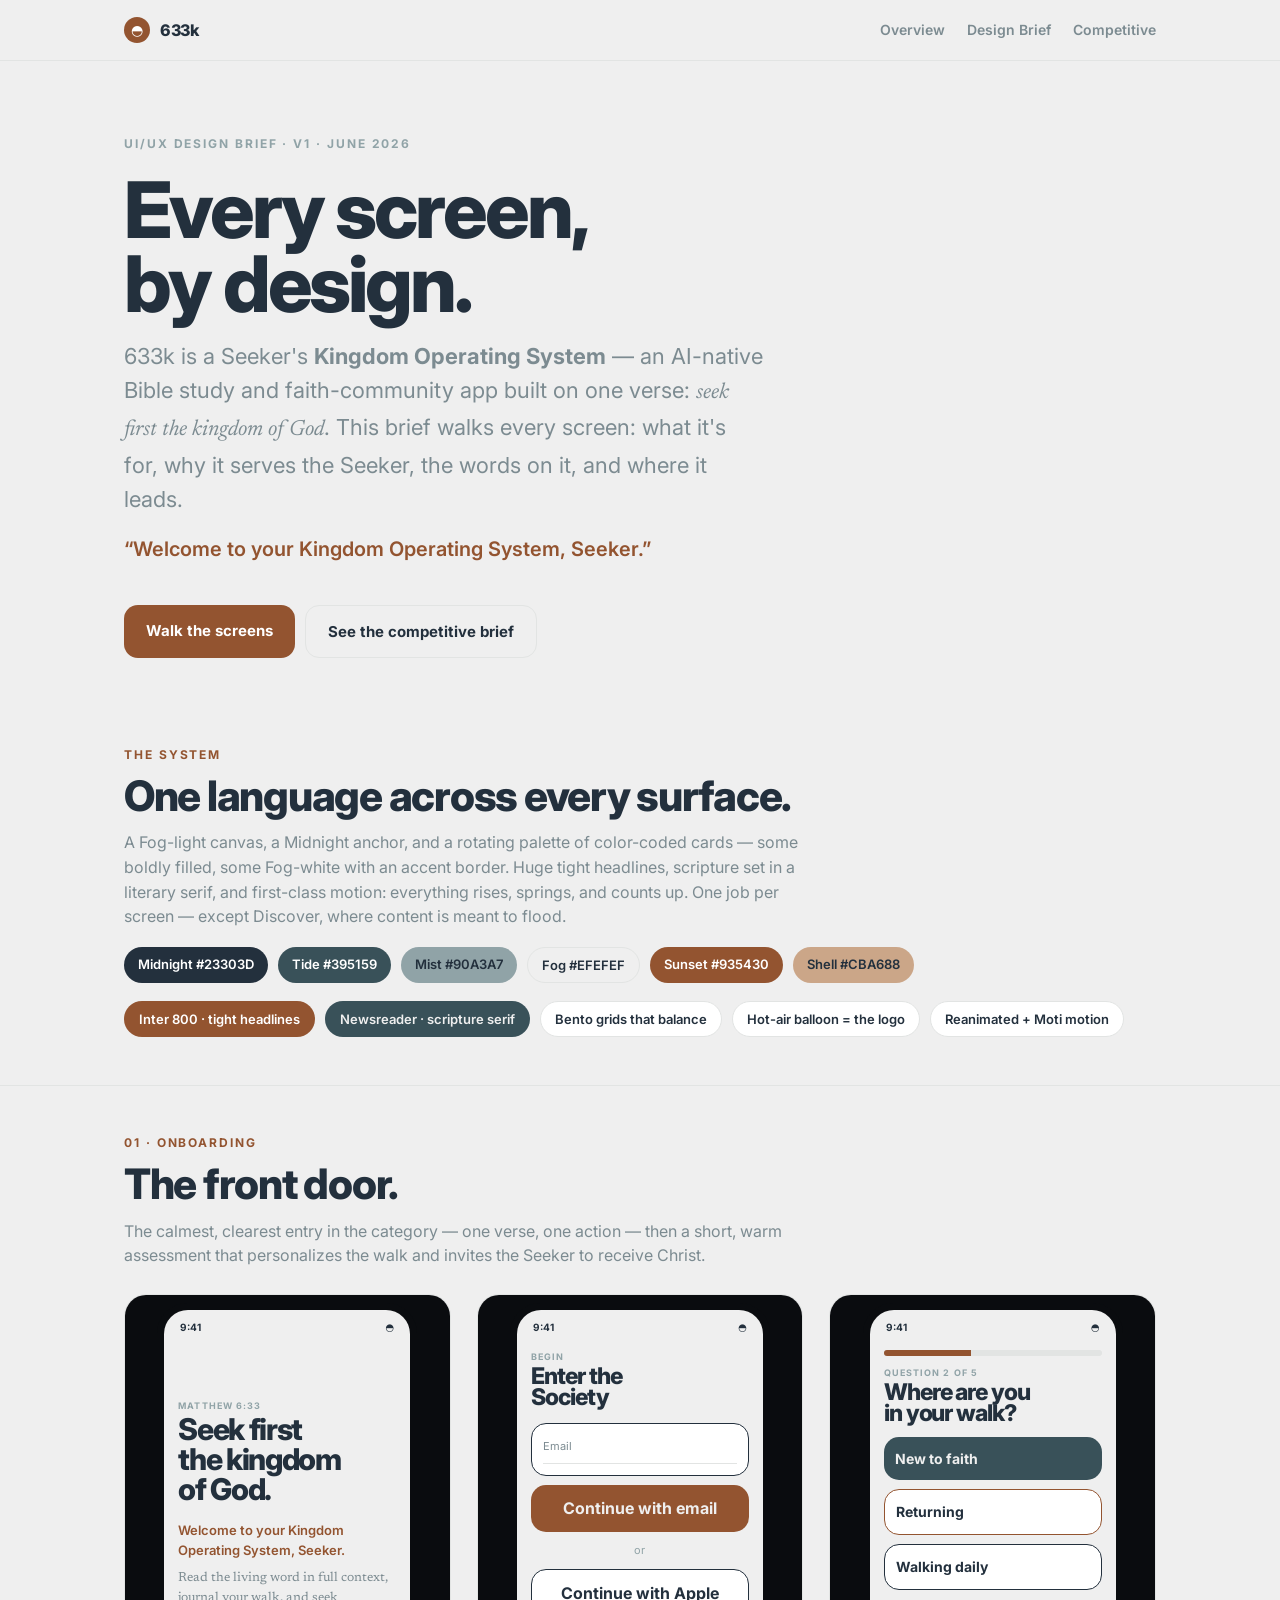
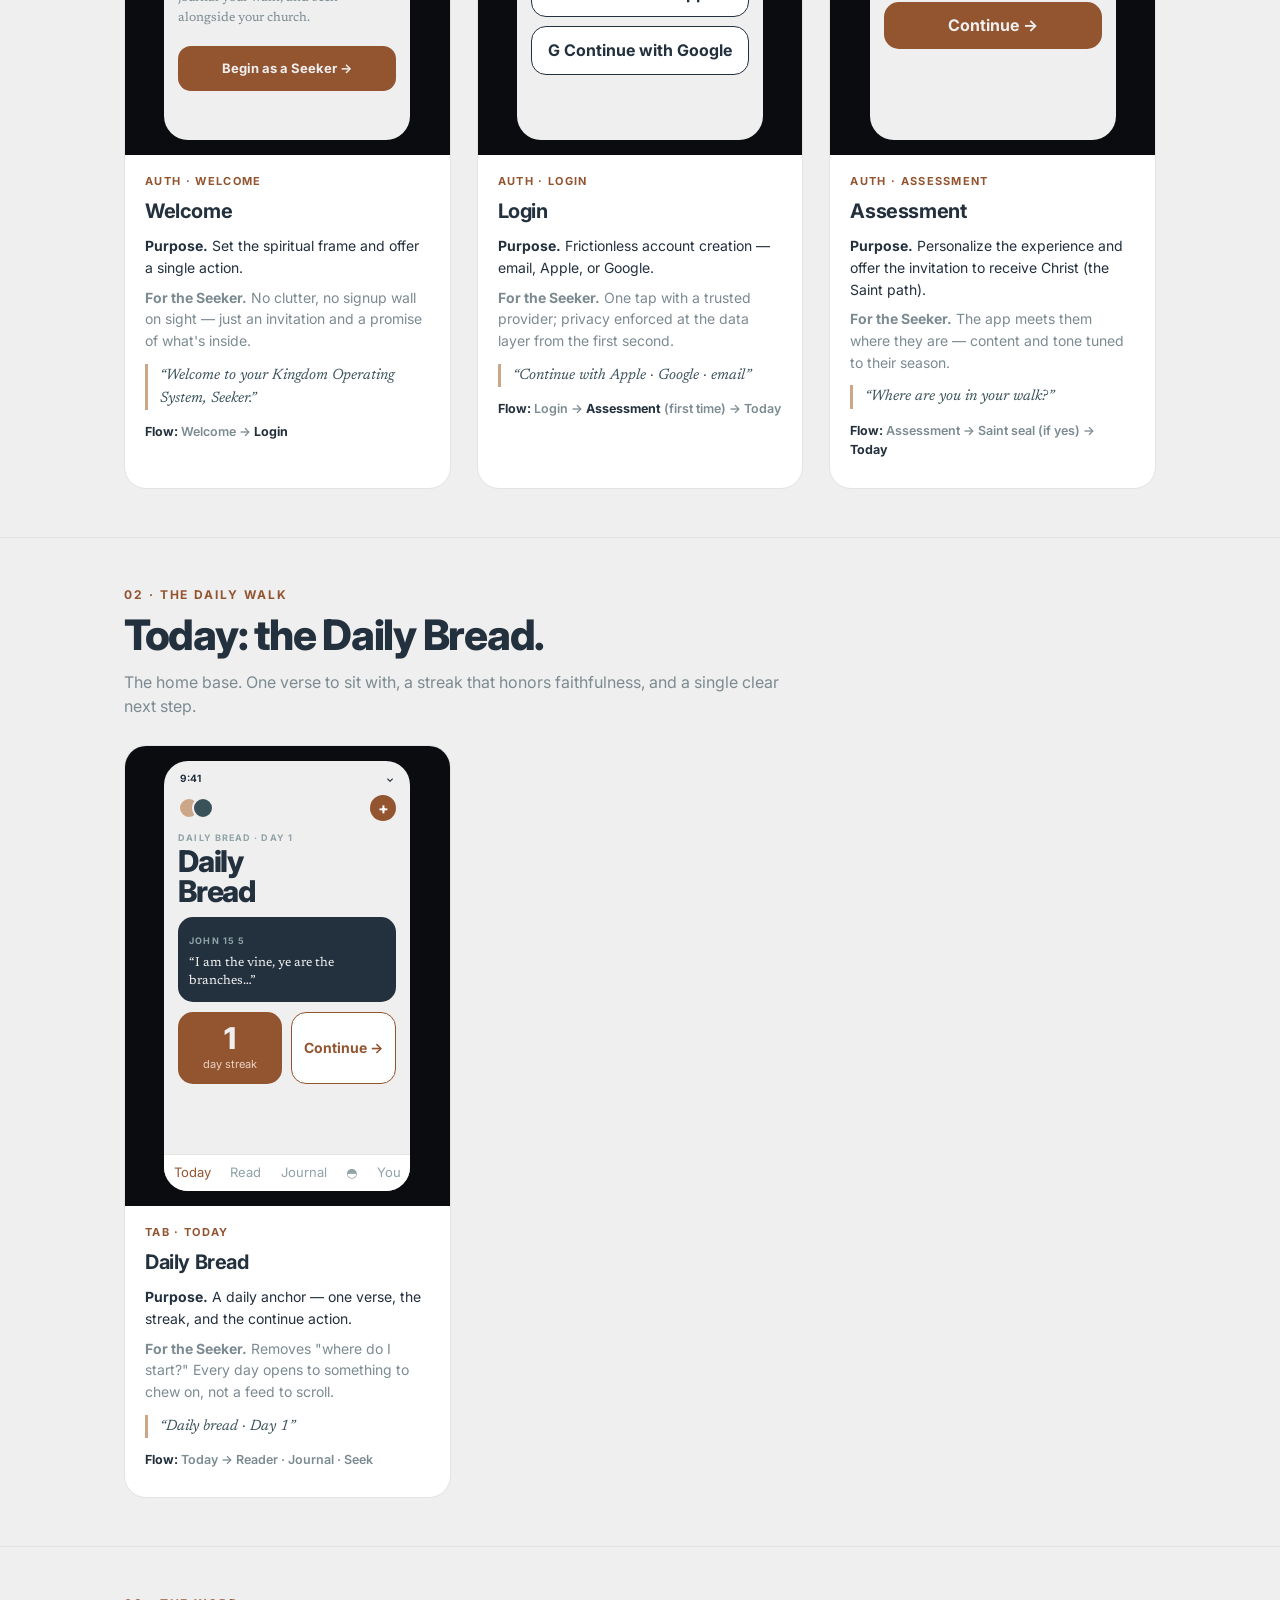
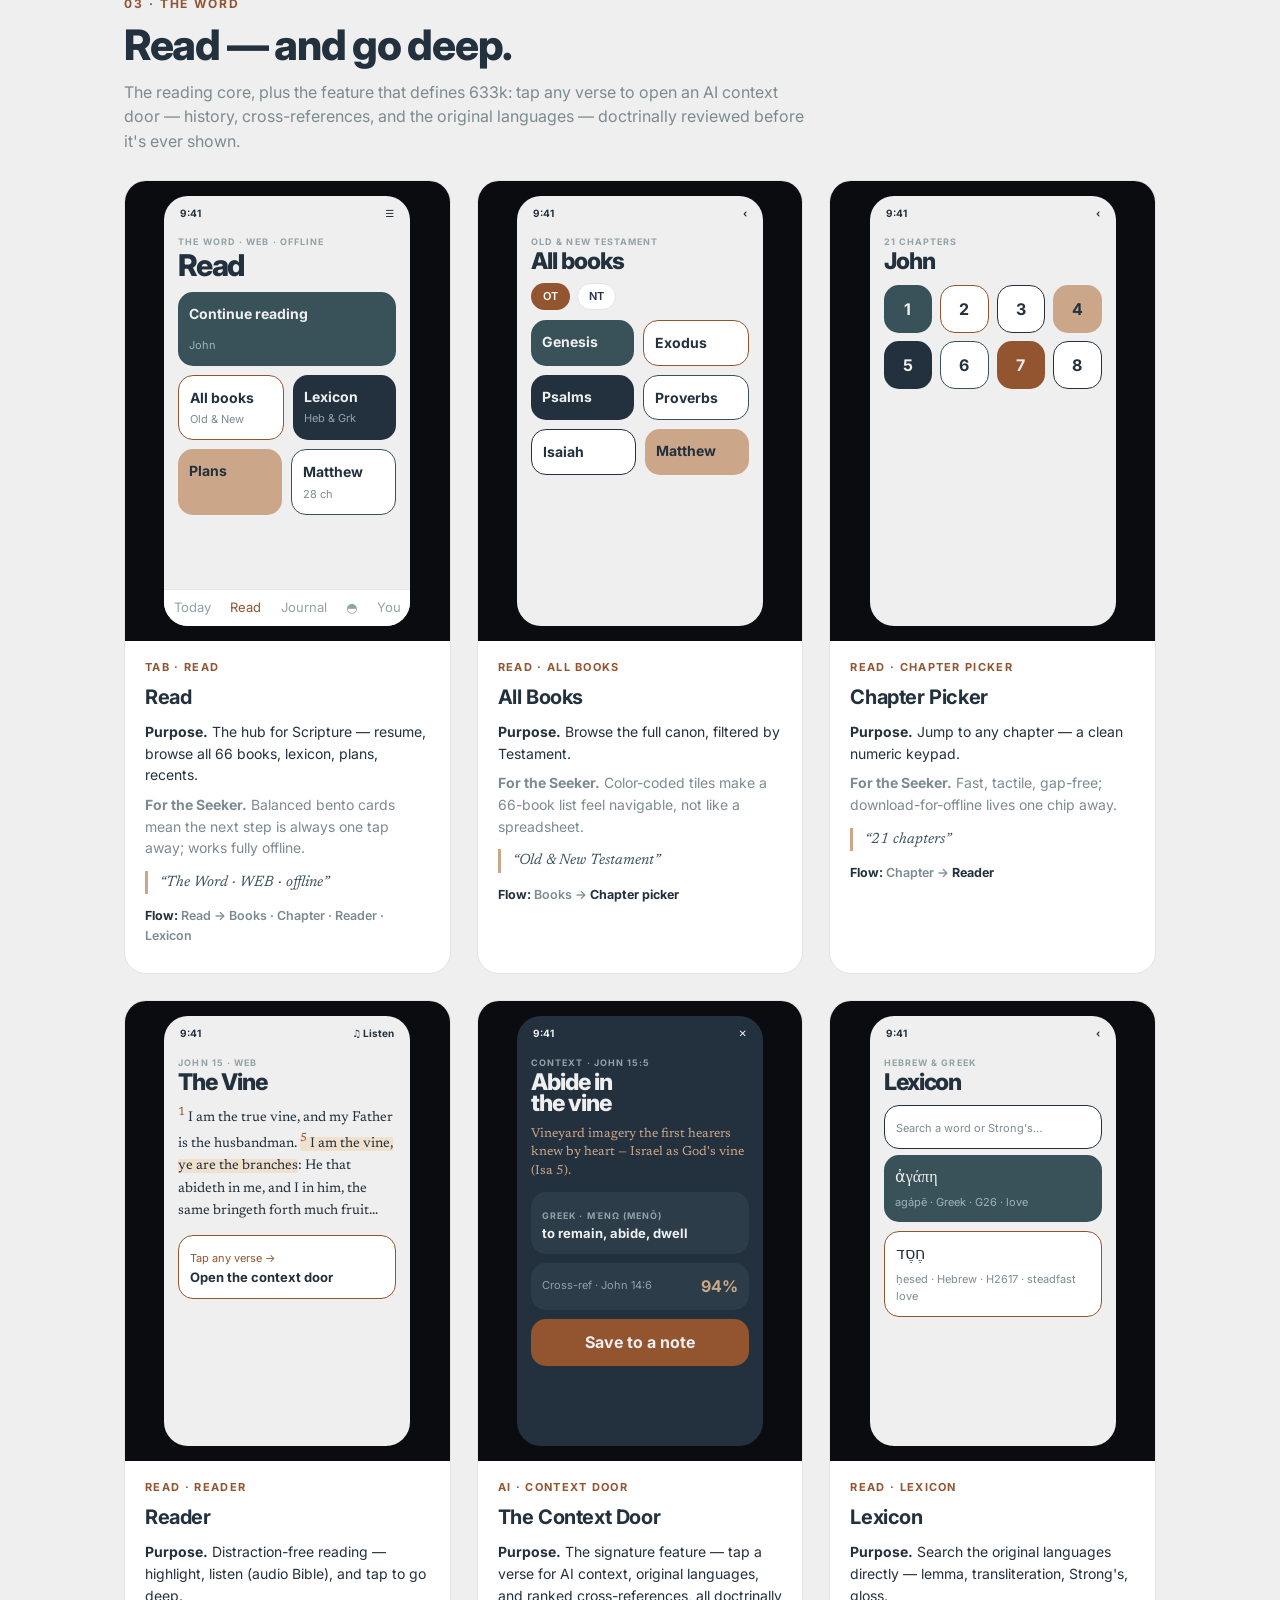
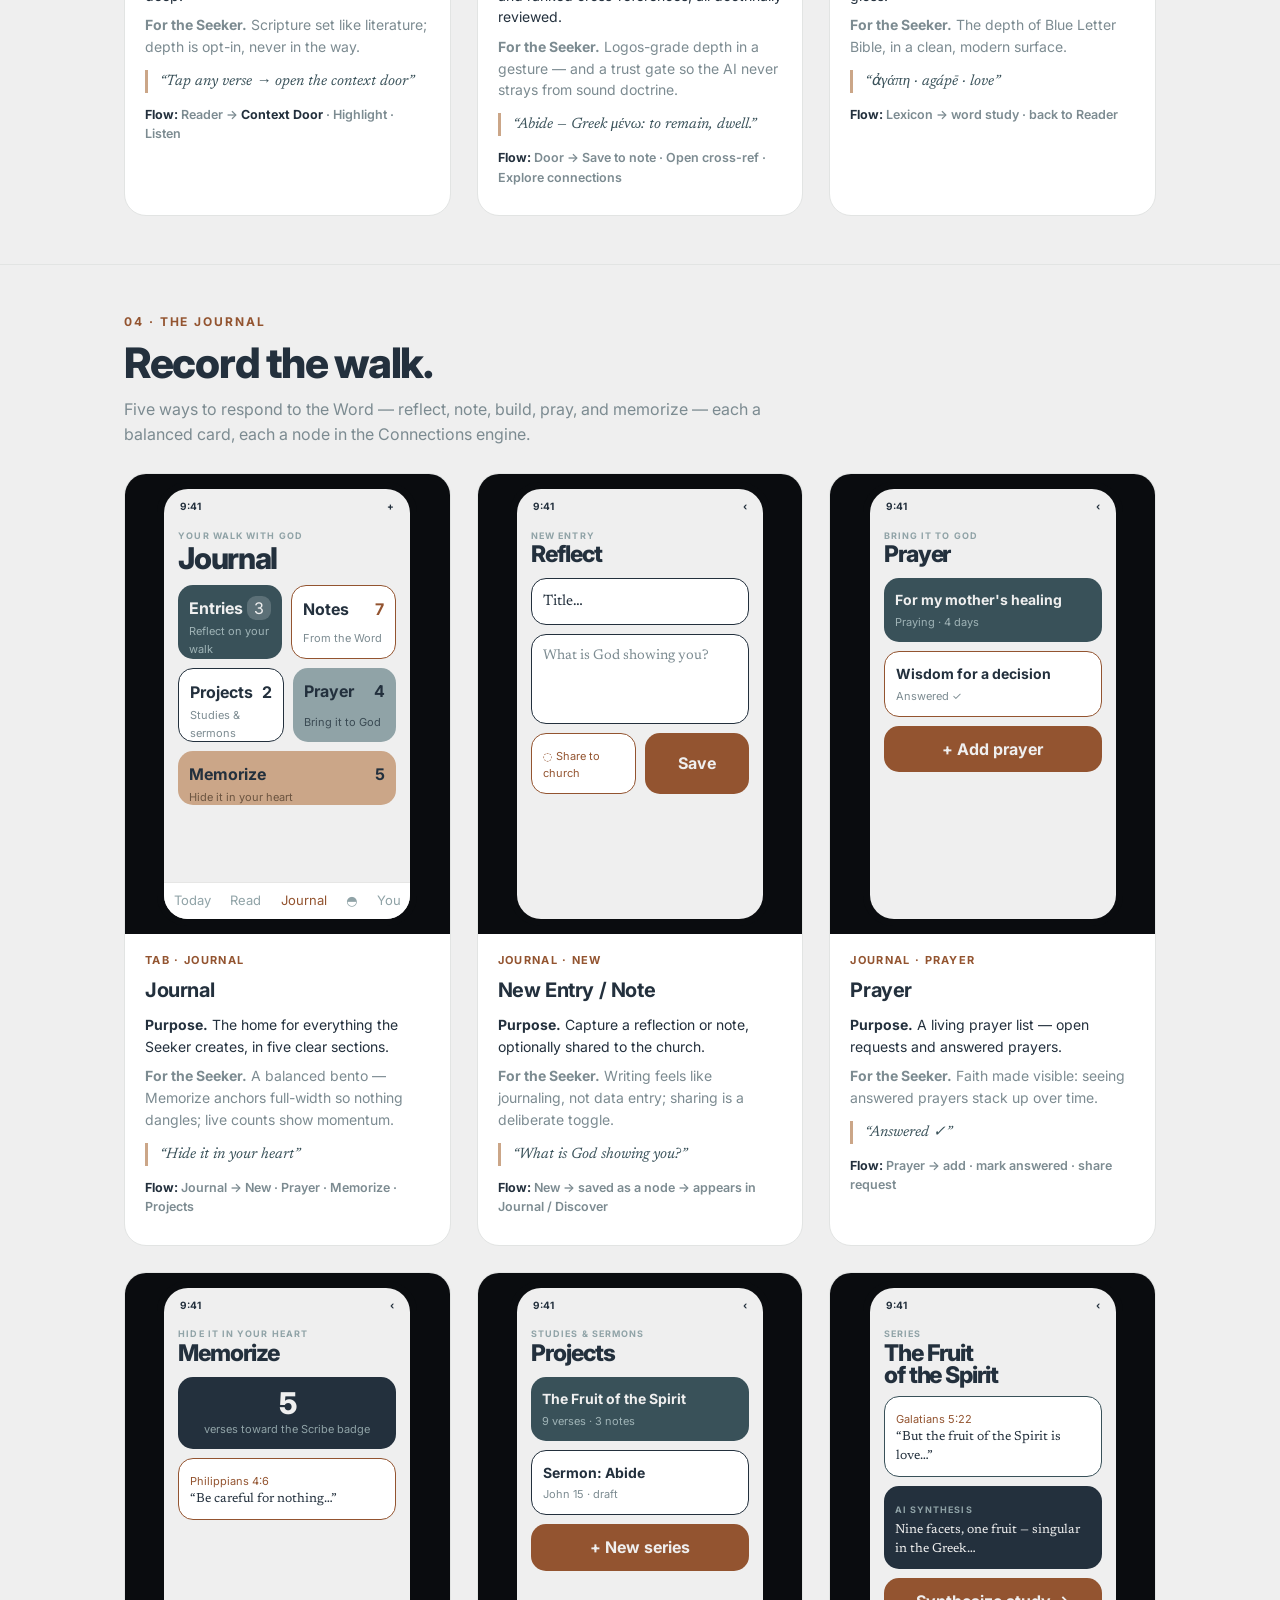
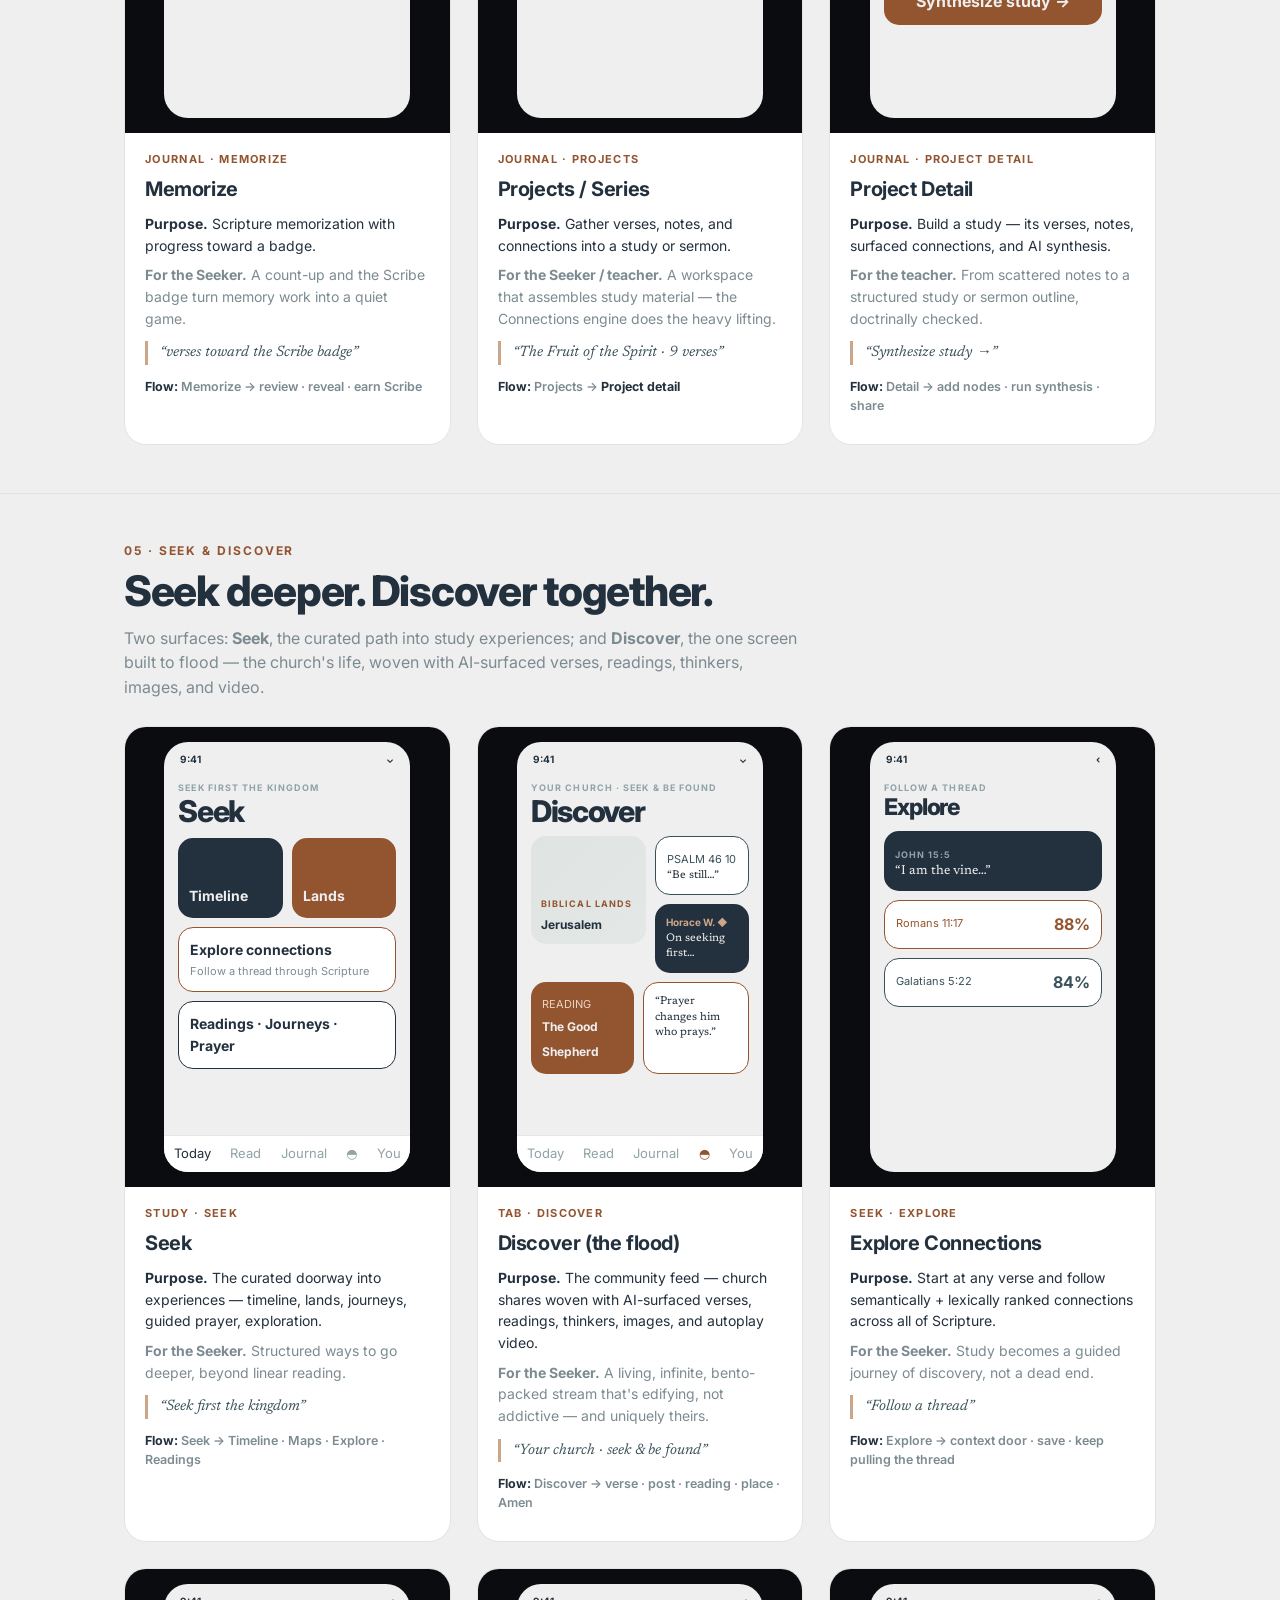
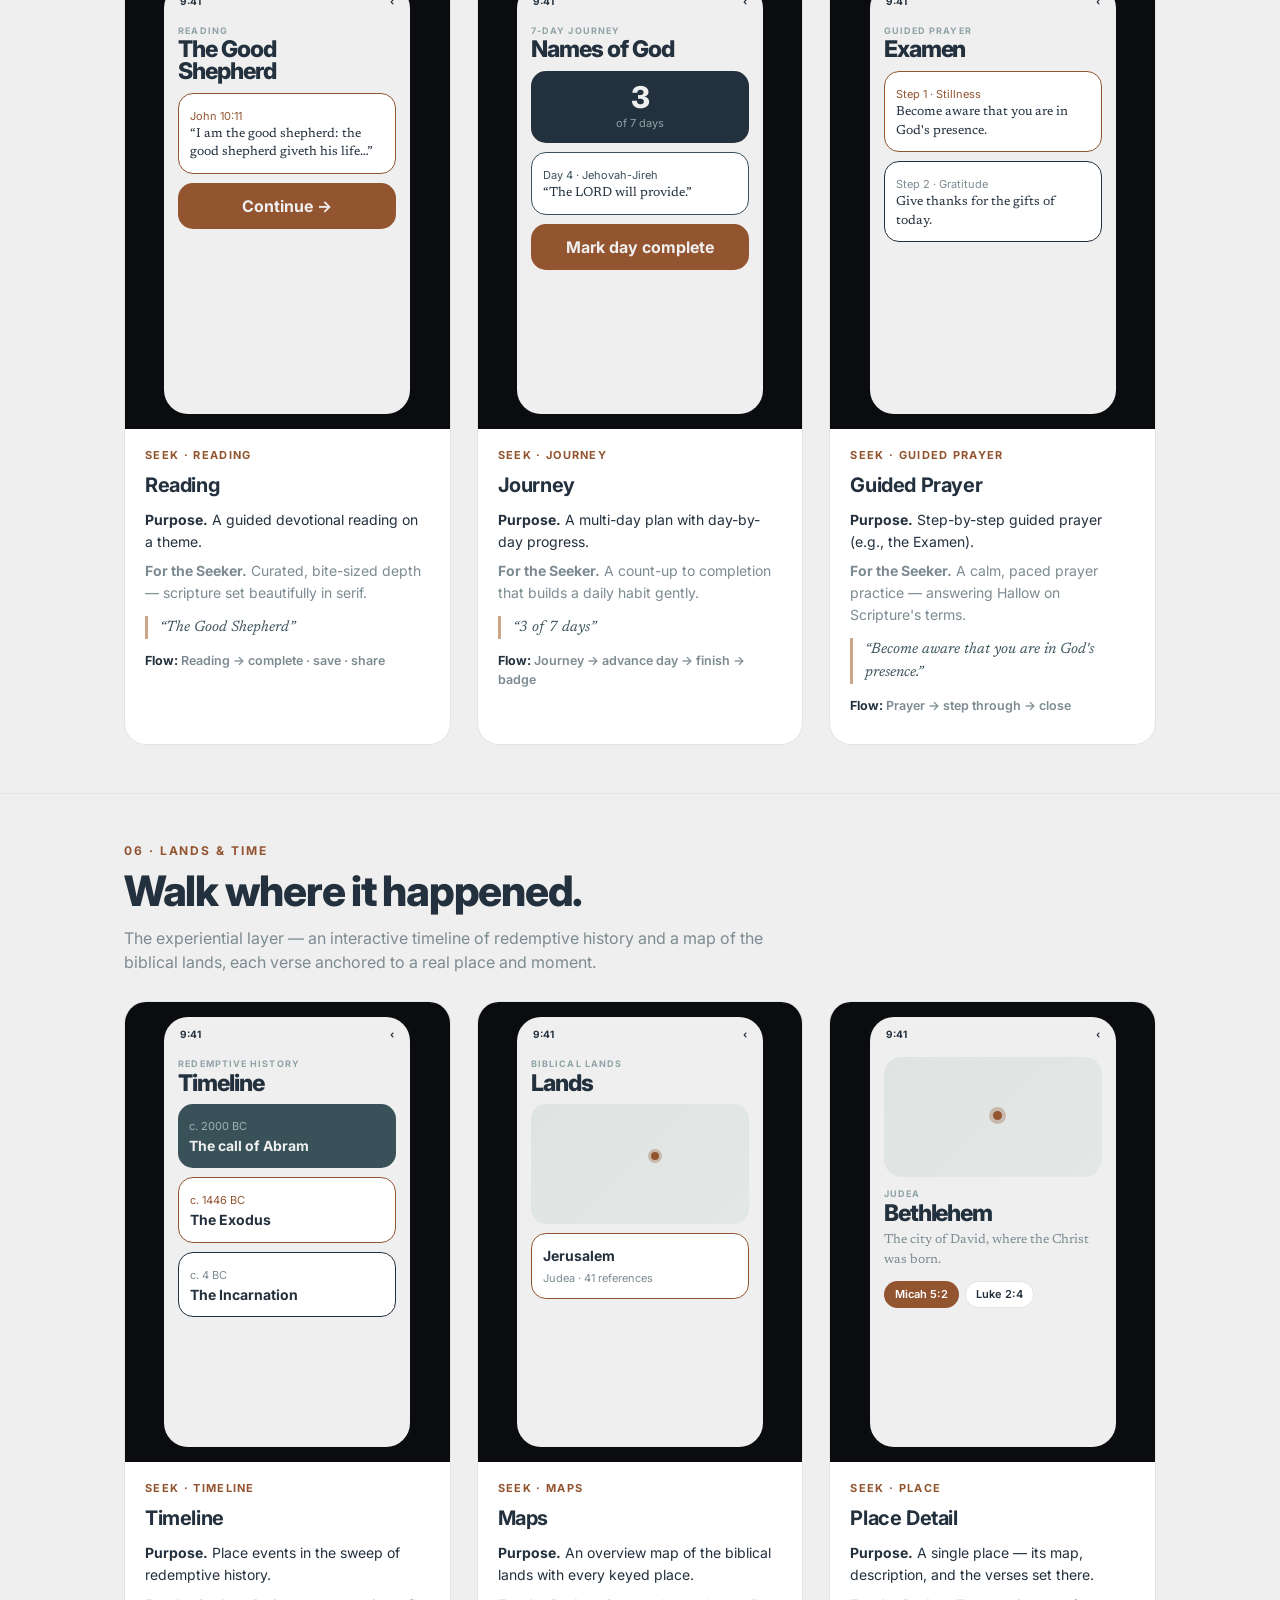
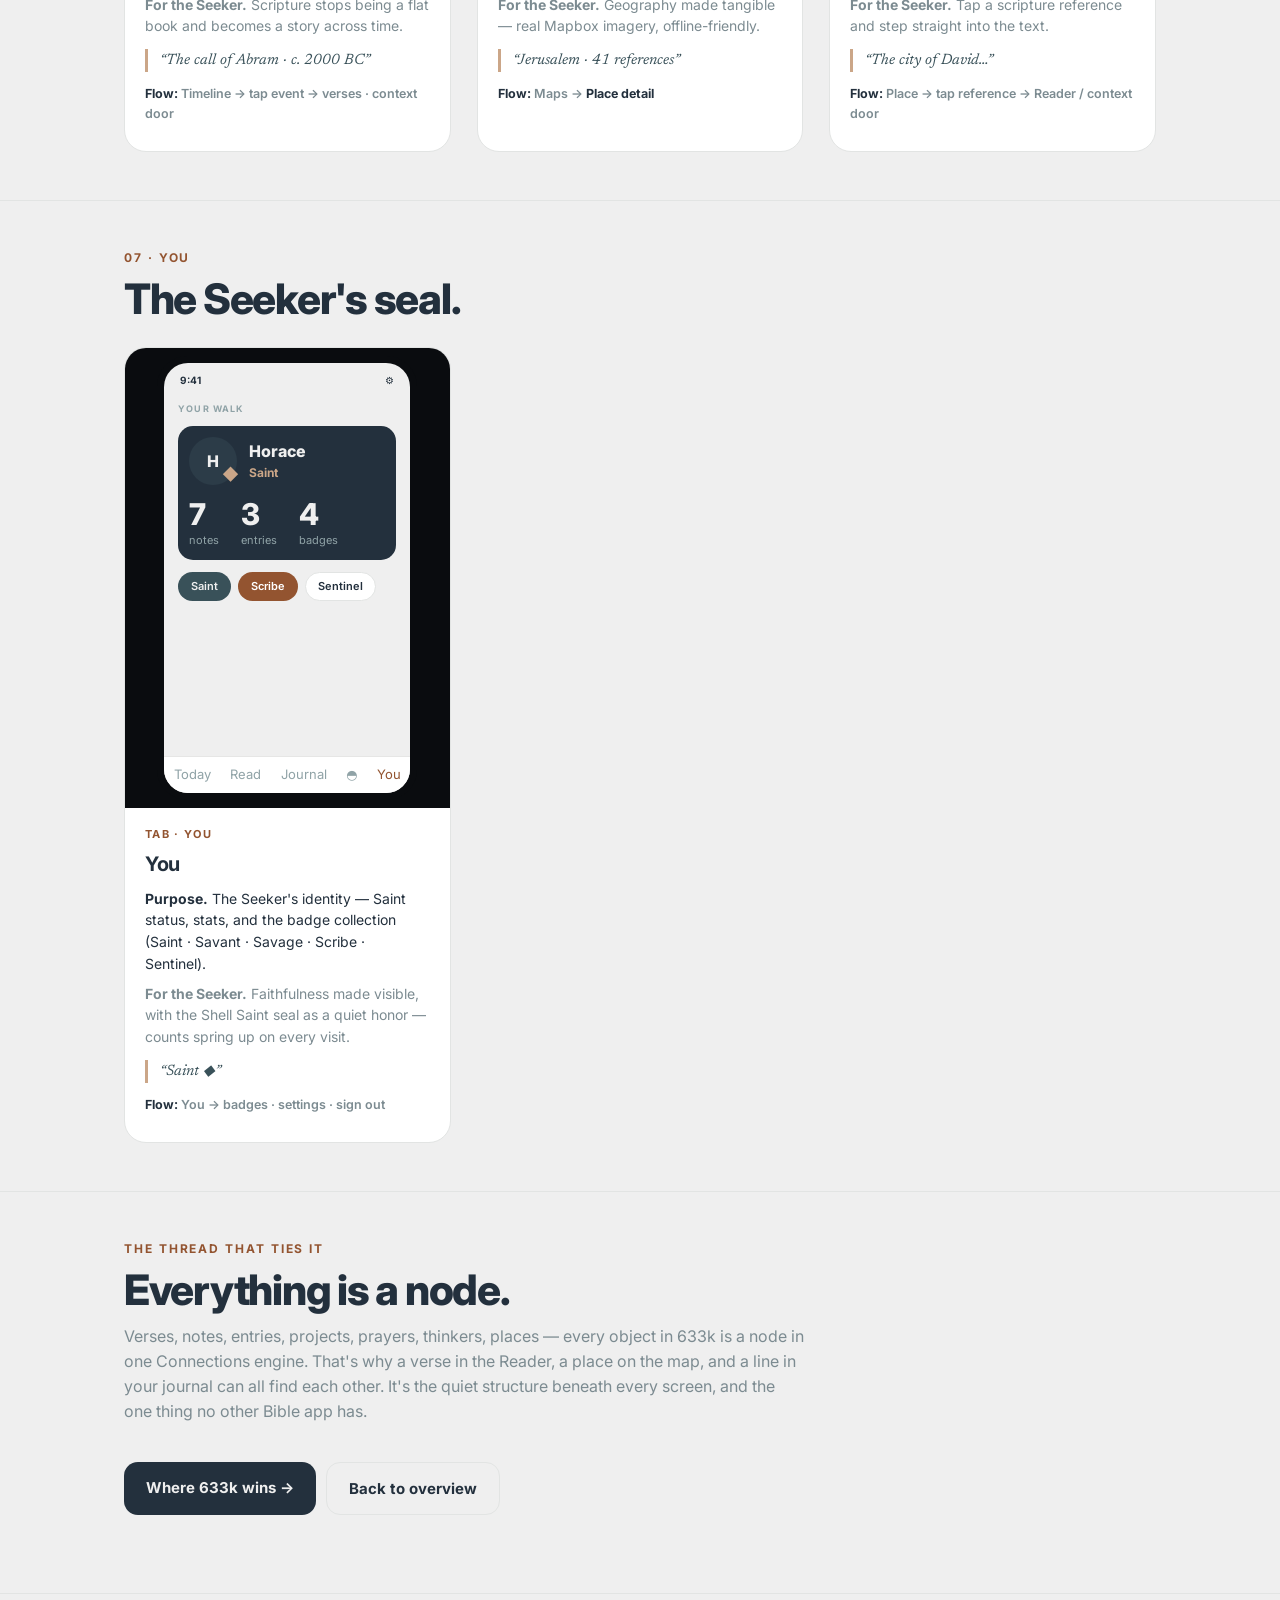
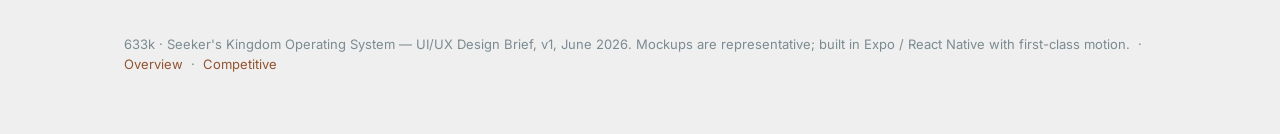
<file: design-brief.html>
<!doctype html>
<html lang="en">
<head>
<meta charset="utf-8">
<meta name="viewport" content="width=device-width, initial-scale=1">
<title>633k · UI/UX Design Brief</title>
<meta name="description" content="The 633k (Seeker's Society) design brief — every screen, its purpose, the benefit to the Seeker, the copy, and the flow.">
<style>
/* 633k — Seeker's Kingdom Operating System · showcase styles */
@import url('https://fonts.googleapis.com/css2?family=Inter:wght@400;500;600;700;800&family=Newsreader:ital,opsz,wght@0,6..72,400;0,6..72,500;1,6..72,400&display=swap');

:root{
  --midnight:#23303D; --tide:#395159; --mist:#90A3A7; --fog:#EFEFEF;
  --sunset:#935430; --shell:#CBA688; --ink:#23303D; --muted:#7C8B91;
  --line:#E2E4E3; --surface:#FFFFFF; --paper:#F4F4F2;
  --maxw:1080px;
}
*{box-sizing:border-box}
html{scroll-behavior:smooth}
body{margin:0;background:var(--fog);color:var(--ink);font-family:'Inter',system-ui,sans-serif;-webkit-font-smoothing:antialiased;line-height:1.55}
a{color:var(--sunset);text-decoration:none}
a:hover{text-decoration:underline}
.serif{font-family:'Newsreader',Georgia,serif}
.wrap{max-width:var(--maxw);margin:0 auto;padding:0 24px}

/* nav */
.nav{position:sticky;top:0;z-index:30;background:rgba(239,239,239,.86);backdrop-filter:blur(10px);border-bottom:1px solid var(--line)}
.nav .row{display:flex;align-items:center;justify-content:space-between;height:60px}
.brand{display:flex;align-items:center;gap:10px;font-weight:800;letter-spacing:-.02em;color:var(--ink)}
.brand .dot{width:26px;height:26px;border-radius:50%;background:var(--sunset);display:inline-flex;align-items:center;justify-content:center;color:#fff;font-size:14px}
.navlinks{display:flex;gap:22px;font-weight:600;font-size:14px}
.navlinks a{color:var(--muted)}
.navlinks a:hover{color:var(--ink);text-decoration:none}

/* hero */
.hero{padding:74px 0 40px}
.kicker{font-size:12px;letter-spacing:.16em;text-transform:uppercase;color:var(--mist);font-weight:700}
h1{font-size:clamp(40px,7vw,78px);line-height:.95;letter-spacing:-.04em;font-weight:800;margin:.25em 0 .1em}
.lede{font-size:clamp(17px,2.4vw,22px);color:var(--muted);max-width:640px;margin-top:18px}
.tag{font-family:'Inter';color:var(--sunset);font-weight:600;font-size:clamp(16px,2.2vw,20px);margin-top:18px}
.cta{display:inline-flex;gap:10px;flex-wrap:wrap;margin-top:30px}
.btn{display:inline-block;padding:14px 22px;border-radius:14px;font-weight:700;font-size:15px}
.btn.solid{background:var(--sunset);color:#fff}
.btn.dark{background:var(--midnight);color:var(--fog)}
.btn.ghost{background:transparent;border:1.6px solid var(--line);color:var(--ink)}
.btn:hover{text-decoration:none;transform:translateY(-1px)}

/* sections */
section{padding:48px 0}
.eyebrow{font-size:12px;letter-spacing:.16em;text-transform:uppercase;color:var(--sunset);font-weight:700;margin-bottom:10px}
h2{font-size:clamp(28px,4vw,42px);line-height:1.02;letter-spacing:-.03em;font-weight:800;margin:0 0 .3em}
h3{font-size:22px;letter-spacing:-.02em;font-weight:700;margin:0 0 .2em}
p{margin:.5em 0}
.sub{color:var(--muted);max-width:680px}
.divider{height:1px;background:var(--line);border:0;margin:0}

/* feature pills */
.pillrow{display:flex;flex-wrap:wrap;gap:10px;margin-top:18px}
.pill{padding:7px 14px;border-radius:999px;font-size:13px;font-weight:600;background:#fff;border:1.4px solid var(--line);color:var(--ink)}
.pill.s{background:var(--sunset);color:#fff;border-color:transparent}
.pill.t{background:var(--tide);color:var(--fog);border-color:transparent}

/* journey / screen grid */
.screens{display:grid;grid-template-columns:repeat(auto-fill,minmax(300px,1fr));gap:26px;margin-top:26px}
.screen{background:var(--surface);border:1px solid var(--line);border-radius:22px;overflow:hidden;display:flex;flex-direction:column}
.screen .meta{padding:18px 20px 22px}
.screen .role{font-size:11px;letter-spacing:.12em;text-transform:uppercase;color:var(--sunset);font-weight:700}
.screen h3{margin-top:6px;font-size:20px}
.screen .purpose{font-size:14px;color:var(--ink);margin-top:8px}
.screen .benefit{font-size:14px;color:var(--muted);margin-top:8px}
.screen .copy{font-family:'Newsreader',serif;font-style:italic;color:var(--tide);font-size:15px;margin-top:12px;padding-left:12px;border-left:3px solid var(--shell)}
.screen .flow{font-size:12.5px;color:var(--muted);margin-top:12px;font-weight:600}
.screen .flow b{color:var(--ink);font-weight:700}

/* phone mockup */
.frame{background:#0a0c0f;padding:8px;display:flex;justify-content:center}
.phone{width:100%;max-width:260px;background:#0a0c0f;border-radius:30px;padding:7px}
.scr{background:var(--fog);border-radius:24px;height:430px;overflow:hidden;display:flex;flex-direction:column;position:relative}
.sb{display:flex;justify-content:space-between;padding:10px 16px 0;font-size:10px;font-weight:700;color:var(--ink)}
.body{flex:1;padding:8px 14px 0;overflow:hidden}
.lab{font-size:9px;letter-spacing:.12em;text-transform:uppercase;color:var(--mist);font-weight:700;margin-top:6px}
.hd{font-weight:800;font-size:30px;letter-spacing:-.045em;line-height:.94;margin-top:2px;color:var(--ink)}
.hd.sm{font-size:23px}
.c{border-radius:15px;padding:11px;margin-top:9px}
.c .ct{font-weight:700;font-size:14px}
.c .cs{font-size:11px;margin-top:3px}
.c.solidT{background:var(--tide);color:var(--fog)} .c.solidT .cs{color:#9FB3B6}
.c.solidS{background:var(--sunset);color:var(--fog)} .c.solidS .cs{color:#E8D3C2}
.c.solidM{background:var(--midnight);color:var(--fog)} .c.solidM .cs{color:#90A3A7}
.c.solidMist{background:var(--mist);color:var(--midnight)} .c.solidMist .cs{color:#3A4A53}
.c.solidSh{background:var(--shell);color:var(--midnight)} .c.solidSh .cs{color:#6B5440}
.c.ghostT{background:#fff;border:1.6px solid var(--tide);color:var(--ink)} .c.ghostT .cs{color:var(--muted)}
.c.ghostS{background:#fff;border:1.6px solid var(--sunset);color:var(--ink)} .c.ghostS .cs{color:var(--muted)}
.c.ghostM{background:#fff;border:1.6px solid var(--midnight);color:var(--ink)} .c.ghostM .cs{color:var(--muted)}
.vs{font-family:'Newsreader',serif;font-size:13px;line-height:1.42}
.row2{display:flex;gap:9px;margin-top:9px}
.row2 .c{flex:1;margin-top:0}
.tabs{display:flex;justify-content:space-around;background:#fff;border-top:1px solid #E6E6E5;padding:7px 0 9px;font-size:13px}
.tabs span{color:var(--mist)}
.tabs .on{color:var(--sunset)}
.bign{font-weight:800;font-size:30px;letter-spacing:-.02em;line-height:1}
.sealed{display:inline-block;color:var(--shell)}

/* tables (competitive) */
.tablewrap{overflow-x:auto;margin-top:22px;border:1px solid var(--line);border-radius:16px;background:#fff}
table{border-collapse:collapse;width:100%;min-width:880px;font-size:13px}
th,td{text-align:left;padding:11px 12px;border-bottom:1px solid var(--line);vertical-align:top}
thead th{position:sticky;top:0;background:var(--midnight);color:var(--fog);font-weight:700;font-size:12px;letter-spacing:.01em}
thead th.us{background:var(--sunset)}
tbody td:first-child{font-weight:700;color:var(--ink);background:var(--paper)}
tbody td.us{background:#FBF3EC;font-weight:600}
.yes{color:#2f6b3f;font-weight:700}
.no{color:#9aa4a3}
.part{color:var(--sunset);font-weight:600}

/* profile + synthesis cards */
.cards{display:grid;grid-template-columns:repeat(auto-fill,minmax(300px,1fr));gap:18px;margin-top:22px}
.card{background:#fff;border:1px solid var(--line);border-radius:18px;padding:20px}
.card h3{font-size:18px}
.card .scale{font-size:12px;color:var(--sunset);font-weight:700;margin-top:2px}
.card p{font-size:14px;color:var(--muted);margin-top:8px}
.win{background:var(--midnight);color:var(--fog);border:0}
.win h3{color:#fff}.win p{color:#B9C4C7}
.win .k{color:var(--shell);font-weight:700}
.synth{display:grid;grid-template-columns:repeat(auto-fill,minmax(260px,1fr));gap:16px;margin-top:20px}
.sblock{border-radius:16px;padding:18px}
.sblock.a{background:#EAF1EC} .sblock.b{background:#fff;border:1px solid var(--line)} .sblock.c{background:#FBEFE6} .sblock.d{background:var(--tide);color:var(--fog)}
.sblock h4{margin:0 0 8px;font-size:13px;letter-spacing:.06em;text-transform:uppercase}
.sblock.d h4{color:var(--shell)}
.sblock ul{margin:0;padding-left:18px;font-size:13.5px}
.sblock li{margin:5px 0}

/* sources */
.sources{font-size:12.5px;color:var(--muted);margin-top:18px;columns:1}
.sources li{margin:6px 0}

/* footer */
footer{padding:40px 0 60px;border-top:1px solid var(--line);color:var(--muted);font-size:13px;margin-top:30px}
.note{background:#FBF3EC;border:1px solid #EAD9C8;border-radius:14px;padding:14px 16px;font-size:13px;color:#6B5440;margin-top:18px}
@media(max-width:640px){.navlinks{display:none}.hero{padding:48px 0 24px}}

</style>
</head>
<body>

<nav class="nav"><div class="wrap row">
  <a class="brand" href="index.html"><span class="dot">◓</span> 633k</a>
  <div class="navlinks">
    <a href="index.html">Overview</a>
    <a href="design-brief.html">Design Brief</a>
    <a href="competitive-brief.html">Competitive</a>
  </div>
</div></nav>

<header class="hero"><div class="wrap">
  <div class="kicker">UI/UX Design Brief · v1 · June 2026</div>
  <h1>Every screen,<br>by design.</h1>
  <p class="lede">633k is a Seeker's <b>Kingdom Operating System</b> — an AI-native Bible study and faith-community app built on one verse: <span class="serif" style="font-style:italic">seek first the kingdom of God</span>. This brief walks every screen: what it's for, why it serves the Seeker, the words on it, and where it leads.</p>
  <p class="tag">“Welcome to your Kingdom Operating System, Seeker.”</p>
  <div class="cta">
    <a class="btn solid" href="#onboarding">Walk the screens</a>
    <a class="btn ghost" href="competitive-brief.html">See the competitive brief</a>
  </div>
</div></header>

<section><div class="wrap">
  <div class="eyebrow">The system</div>
  <h2>One language across every surface.</h2>
  <p class="sub">A Fog-light canvas, a Midnight anchor, and a rotating palette of color-coded cards — some boldly filled, some Fog-white with an accent border. Huge tight headlines, scripture set in a literary serif, and first-class motion: everything rises, springs, and counts up. One job per screen — except Discover, where content is meant to flood.</p>
  <div class="pillrow">
    <span class="pill" style="background:#23303D;color:#fff;border:0">Midnight #23303D</span>
    <span class="pill" style="background:#395159;color:#fff;border:0">Tide #395159</span>
    <span class="pill" style="background:#90A3A7;color:#23303D;border:0">Mist #90A3A7</span>
    <span class="pill" style="background:#EFEFEF;color:#23303D">Fog #EFEFEF</span>
    <span class="pill" style="background:#935430;color:#fff;border:0">Sunset #935430</span>
    <span class="pill" style="background:#CBA688;color:#23303D;border:0">Shell #CBA688</span>
  </div>
  <div class="pillrow">
    <span class="pill s">Inter 800 · tight headlines</span>
    <span class="pill t">Newsreader · scripture serif</span>
    <span class="pill">Bento grids that balance</span>
    <span class="pill">Hot-air balloon = the logo</span>
    <span class="pill">Reanimated + Moti motion</span>
  </div>
</div></section>

<hr class="divider">

<!-- ONBOARDING -->
<section id="onboarding"><div class="wrap">
  <div class="eyebrow">01 · Onboarding</div>
  <h2>The front door.</h2>
  <p class="sub">The calmest, clearest entry in the category — one verse, one action — then a short, warm assessment that personalizes the walk and invites the Seeker to receive Christ.</p>
  <div class="screens">

    <div class="screen">
      <div class="frame"><div class="phone"><div class="scr">
        <div class="sb"><span>9:41</span><span>◓</span></div>
        <div class="body" style="display:flex;flex-direction:column;justify-content:center">
          <div class="lab">Matthew 6:33</div>
          <div class="hd">Seek first</div><div class="hd">the kingdom</div><div class="hd">of God.</div>
          <div style="color:#935430;font-weight:600;font-size:13px;margin-top:16px">Welcome to your Kingdom Operating System, Seeker.</div>
          <div class="serif" style="color:#7C8B91;font-size:13px;margin-top:8px">Read the living word in full context, journal your walk, and seek alongside your church.</div>
          <div style="background:#935430;color:#EFEFEF;border-radius:13px;text-align:center;padding:12px;font-weight:700;font-size:13px;margin-top:18px">Begin as a Seeker  →</div>
        </div>
      </div></div></div>
      <div class="meta">
        <div class="role">Auth · Welcome</div><h3>Welcome</h3>
        <p class="purpose"><b>Purpose.</b> Set the spiritual frame and offer a single action.</p>
        <p class="benefit"><b>For the Seeker.</b> No clutter, no signup wall on sight — just an invitation and a promise of what's inside.</p>
        <p class="copy">“Welcome to your Kingdom Operating System, Seeker.”</p>
        <p class="flow"><b>Flow:</b> Welcome → <b>Login</b></p>
      </div>
    </div>

    <div class="screen">
      <div class="frame"><div class="phone"><div class="scr">
        <div class="sb"><span>9:41</span><span>◓</span></div>
        <div class="body">
          <div class="lab">Begin</div><div class="hd sm">Enter the<br>Society</div>
          <div class="c ghostM" style="margin-top:14px"><div class="cs" style="color:#7C8B91">Email</div><div style="height:8px"></div><div style="border-top:1px solid #E2E4E3"></div></div>
          <div class="c solidS" style="text-align:center;font-weight:700">Continue with email</div>
          <div style="text-align:center;color:#90A3A7;font-size:11px;margin:10px 0">or</div>
          <div class="c ghostM" style="text-align:center;font-weight:700"> Continue with Apple</div>
          <div class="c ghostM" style="text-align:center;font-weight:700">G  Continue with Google</div>
        </div>
      </div></div></div>
      <div class="meta">
        <div class="role">Auth · Login</div><h3>Login</h3>
        <p class="purpose"><b>Purpose.</b> Frictionless account creation — email, Apple, or Google.</p>
        <p class="benefit"><b>For the Seeker.</b> One tap with a trusted provider; privacy enforced at the data layer from the first second.</p>
        <p class="copy">“Continue with Apple · Google · email”</p>
        <p class="flow"><b>Flow:</b> Login → <b>Assessment</b> (first time) → Today</p>
      </div>
    </div>

    <div class="screen">
      <div class="frame"><div class="phone"><div class="scr">
        <div class="sb"><span>9:41</span><span>◓</span></div>
        <div class="body">
          <div style="height:6px;background:#E2E4E3;border-radius:3px;margin-top:6px;overflow:hidden"><div style="width:40%;height:100%;background:#935430"></div></div>
          <div class="lab" style="margin-top:10px">Question 2 of 5</div>
          <div class="hd sm">Where are you<br>in your walk?</div>
          <div class="c solidT" style="margin-top:12px"><div class="ct">New to faith</div></div>
          <div class="c ghostS"><div class="ct">Returning</div></div>
          <div class="c ghostM"><div class="ct">Walking daily</div></div>
          <div class="c solidS" style="text-align:center;font-weight:700;margin-top:12px">Continue  →</div>
        </div>
      </div></div></div>
      <div class="meta">
        <div class="role">Auth · Assessment</div><h3>Assessment</h3>
        <p class="purpose"><b>Purpose.</b> Personalize the experience and offer the invitation to receive Christ (the Saint path).</p>
        <p class="benefit"><b>For the Seeker.</b> The app meets them where they are — content and tone tuned to their season.</p>
        <p class="copy">“Where are you in your walk?”</p>
        <p class="flow"><b>Flow:</b> Assessment → Saint seal (if yes) → <b>Today</b></p>
      </div>
    </div>

  </div>
</div></section>

<hr class="divider">

<!-- DAILY WALK -->
<section><div class="wrap">
  <div class="eyebrow">02 · The daily walk</div>
  <h2>Today: the Daily Bread.</h2>
  <p class="sub">The home base. One verse to sit with, a streak that honors faithfulness, and a single clear next step.</p>
  <div class="screens">

    <div class="screen">
      <div class="frame"><div class="phone"><div class="scr">
        <div class="sb"><span>9:41</span><span>⌄</span></div>
        <div class="body">
          <div style="display:flex;justify-content:space-between;align-items:center"><div style="display:flex"><span style="width:22px;height:22px;border-radius:50%;background:#CBA688;border:2px solid #EFEFEF"></span><span style="width:22px;height:22px;border-radius:50%;background:#395159;border:2px solid #EFEFEF;margin-left:-8px"></span></div><span style="width:26px;height:26px;border-radius:50%;background:#935430;color:#fff;text-align:center;line-height:26px;font-weight:700">+</span></div>
          <div class="lab" style="margin-top:10px">Daily bread · Day 1</div>
          <div class="hd">Daily</div><div class="hd">Bread</div>
          <div class="c solidM" style="margin-top:12px"><div class="lab" style="color:#90A3A7">John 15 5</div><div class="vs" style="color:#EFEFEF;margin-top:6px">“I am the vine, ye are the branches…”</div></div>
          <div class="row2" style="margin-top:10px">
            <div class="c solidS" style="text-align:center"><div class="bign">1</div><div class="cs">day streak</div></div>
            <div class="c ghostS" style="display:flex;align-items:center;justify-content:center"><div class="ct" style="color:#935430">Continue →</div></div>
          </div>
        </div>
        <div class="tabs"><span class="on">Today</span><span>Read</span><span>Journal</span><span>◓</span><span>You</span></div>
      </div></div></div>
      <div class="meta">
        <div class="role">Tab · Today</div><h3>Daily Bread</h3>
        <p class="purpose"><b>Purpose.</b> A daily anchor — one verse, the streak, and the continue action.</p>
        <p class="benefit"><b>For the Seeker.</b> Removes "where do I start?" Every day opens to something to chew on, not a feed to scroll.</p>
        <p class="copy">“Daily bread · Day 1”</p>
        <p class="flow"><b>Flow:</b> Today → Reader · Journal · Seek</p>
      </div>
    </div>

  </div>
</div></section>

<hr class="divider">

<!-- THE WORD -->
<section><div class="wrap">
  <div class="eyebrow">03 · The Word</div>
  <h2>Read — and go deep.</h2>
  <p class="sub">The reading core, plus the feature that defines 633k: tap any verse to open an AI context door — history, cross-references, and the original languages — doctrinally reviewed before it's ever shown.</p>
  <div class="screens">

    <div class="screen">
      <div class="frame"><div class="phone"><div class="scr">
        <div class="sb"><span>9:41</span><span>☰</span></div>
        <div class="body">
          <div class="lab">The Word · WEB · offline</div><div class="hd">Read</div>
          <div class="c solidT" style="margin-top:12px;height:74px;display:flex;flex-direction:column;justify-content:space-between"><div class="ct">Continue reading</div><div class="cs">John</div></div>
          <div class="row2"><div class="c ghostS"><div class="ct">All books</div><div class="cs">Old &amp; New</div></div><div class="c solidM"><div class="ct">Lexicon</div><div class="cs">Heb &amp; Grk</div></div></div>
          <div class="row2"><div class="c solidSh"><div class="ct">Plans</div></div><div class="c ghostT"><div class="ct">Matthew</div><div class="cs">28 ch</div></div></div>
        </div>
        <div class="tabs"><span>Today</span><span class="on">Read</span><span>Journal</span><span>◓</span><span>You</span></div>
      </div></div></div>
      <div class="meta">
        <div class="role">Tab · Read</div><h3>Read</h3>
        <p class="purpose"><b>Purpose.</b> The hub for Scripture — resume, browse all 66 books, lexicon, plans, recents.</p>
        <p class="benefit"><b>For the Seeker.</b> Balanced bento cards mean the next step is always one tap away; works fully offline.</p>
        <p class="copy">“The Word · WEB · offline”</p>
        <p class="flow"><b>Flow:</b> Read → Books · Chapter · Reader · Lexicon</p>
      </div>
    </div>

    <div class="screen">
      <div class="frame"><div class="phone"><div class="scr">
        <div class="sb"><span>9:41</span><span>‹</span></div>
        <div class="body">
          <div class="lab">Old &amp; New Testament</div><div class="hd sm">All books</div>
          <div style="display:flex;gap:7px;margin-top:10px"><span class="pill s" style="font-size:11px;padding:4px 11px">OT</span><span class="pill" style="font-size:11px;padding:4px 11px">NT</span></div>
          <div class="row2" style="margin-top:10px"><div class="c solidT"><div class="ct">Genesis</div></div><div class="c ghostS"><div class="ct">Exodus</div></div></div>
          <div class="row2"><div class="c solidM"><div class="ct">Psalms</div></div><div class="c ghostT"><div class="ct">Proverbs</div></div></div>
          <div class="row2"><div class="c ghostM"><div class="ct">Isaiah</div></div><div class="c solidSh"><div class="ct">Matthew</div></div></div>
        </div>
      </div></div></div>
      <div class="meta">
        <div class="role">Read · All Books</div><h3>All Books</h3>
        <p class="purpose"><b>Purpose.</b> Browse the full canon, filtered by Testament.</p>
        <p class="benefit"><b>For the Seeker.</b> Color-coded tiles make a 66-book list feel navigable, not like a spreadsheet.</p>
        <p class="copy">“Old &amp; New Testament”</p>
        <p class="flow"><b>Flow:</b> Books → <b>Chapter picker</b></p>
      </div>
    </div>

    <div class="screen">
      <div class="frame"><div class="phone"><div class="scr">
        <div class="sb"><span>9:41</span><span>‹</span></div>
        <div class="body">
          <div class="lab">21 chapters</div><div class="hd sm">John</div>
          <div style="display:grid;grid-template-columns:repeat(4,1fr);gap:8px;margin-top:12px">
            <div class="c solidT" style="margin:0;padding:0;height:48px;display:flex;align-items:center;justify-content:center"><b>1</b></div>
            <div class="c ghostS" style="margin:0;padding:0;height:48px;display:flex;align-items:center;justify-content:center"><b>2</b></div>
            <div class="c ghostM" style="margin:0;padding:0;height:48px;display:flex;align-items:center;justify-content:center"><b>3</b></div>
            <div class="c solidSh" style="margin:0;padding:0;height:48px;display:flex;align-items:center;justify-content:center"><b>4</b></div>
            <div class="c solidM" style="margin:0;padding:0;height:48px;display:flex;align-items:center;justify-content:center"><b>5</b></div>
            <div class="c ghostT" style="margin:0;padding:0;height:48px;display:flex;align-items:center;justify-content:center"><b>6</b></div>
            <div class="c solidS" style="margin:0;padding:0;height:48px;display:flex;align-items:center;justify-content:center"><b>7</b></div>
            <div class="c ghostM" style="margin:0;padding:0;height:48px;display:flex;align-items:center;justify-content:center"><b>8</b></div>
          </div>
        </div>
      </div></div></div>
      <div class="meta">
        <div class="role">Read · Chapter Picker</div><h3>Chapter Picker</h3>
        <p class="purpose"><b>Purpose.</b> Jump to any chapter — a clean numeric keypad.</p>
        <p class="benefit"><b>For the Seeker.</b> Fast, tactile, gap-free; download-for-offline lives one chip away.</p>
        <p class="copy">“21 chapters”</p>
        <p class="flow"><b>Flow:</b> Chapter → <b>Reader</b></p>
      </div>
    </div>

    <div class="screen">
      <div class="frame"><div class="phone"><div class="scr">
        <div class="sb"><span>9:41</span><span>♫ Listen</span></div>
        <div class="body">
          <div class="lab">John 15 · WEB</div><div class="hd sm">The Vine</div>
          <div class="serif" style="font-size:14px;line-height:1.6;color:#23303D;margin-top:10px">
            <sup style="color:#935430">1</sup> I am the true vine, and my Father is the husbandman.
            <span style="background:#F0E0CE;border-radius:3px"><sup style="color:#935430">5</sup> I am the vine, ye are the branches</span>: He that abideth in me, and I in him, the same bringeth forth much fruit…
          </div>
          <div class="c ghostS" style="margin-top:12px"><div class="cs" style="color:#935430">Tap any verse →</div><div class="ct" style="font-size:13px">Open the context door</div></div>
        </div>
      </div></div></div>
      <div class="meta">
        <div class="role">Read · Reader</div><h3>Reader</h3>
        <p class="purpose"><b>Purpose.</b> Distraction-free reading — highlight, listen (audio Bible), and tap to go deep.</p>
        <p class="benefit"><b>For the Seeker.</b> Scripture set like literature; depth is opt-in, never in the way.</p>
        <p class="copy">“Tap any verse → open the context door”</p>
        <p class="flow"><b>Flow:</b> Reader → <b>Context Door</b> · Highlight · Listen</p>
      </div>
    </div>

    <div class="screen">
      <div class="frame"><div class="phone"><div class="scr" style="background:#23303D">
        <div class="sb" style="color:#EFEFEF"><span>9:41</span><span>✕</span></div>
        <div class="body">
          <div class="lab" style="color:#90A3A7">Context · John 15:5</div>
          <div class="hd sm" style="color:#EFEFEF">Abide in<br>the vine</div>
          <div class="vs" style="color:#CBA688;margin-top:10px">Vineyard imagery the first hearers knew by heart — Israel as God's vine (Isa 5).</div>
          <div class="c" style="background:#2C3C48;color:#EFEFEF;margin-top:12px"><div class="lab" style="color:#90A3A7">Greek · μένω (menō)</div><div class="ct" style="font-size:13px">to remain, abide, dwell</div></div>
          <div class="c" style="background:#2C3C48;color:#EFEFEF"><div style="display:flex;justify-content:space-between"><span class="cs" style="color:#90A3A7">Cross-ref · John 14:6</span><span style="color:#CBA688;font-weight:700">94%</span></div></div>
          <div class="c solidS" style="text-align:center;font-weight:700">Save to a note</div>
        </div>
      </div></div></div>
      <div class="meta">
        <div class="role">AI · Context Door</div><h3>The Context Door</h3>
        <p class="purpose"><b>Purpose.</b> The signature feature — tap a verse for AI context, original languages, and ranked cross-references, all doctrinally reviewed.</p>
        <p class="benefit"><b>For the Seeker.</b> Logos-grade depth in a gesture — and a trust gate so the AI never strays from sound doctrine.</p>
        <p class="copy">“Abide — Greek μένω: to remain, dwell.”</p>
        <p class="flow"><b>Flow:</b> Door → Save to note · Open cross-ref · Explore connections</p>
      </div>
    </div>

    <div class="screen">
      <div class="frame"><div class="phone"><div class="scr">
        <div class="sb"><span>9:41</span><span>‹</span></div>
        <div class="body">
          <div class="lab">Hebrew &amp; Greek</div><div class="hd sm">Lexicon</div>
          <div class="c ghostM" style="margin-top:12px"><div class="cs" style="color:#7C8B91">Search a word or Strong's…</div></div>
          <div class="c solidT" style="margin-top:6px"><div class="serif" style="font-size:16px">ἀγάπη</div><div class="cs">agápē · Greek · G26 · love</div></div>
          <div class="c ghostS"><div class="serif" style="font-size:16px;color:#23303D">חֶסֶד</div><div class="cs">ḥesed · Hebrew · H2617 · steadfast love</div></div>
        </div>
      </div></div></div>
      <div class="meta">
        <div class="role">Read · Lexicon</div><h3>Lexicon</h3>
        <p class="purpose"><b>Purpose.</b> Search the original languages directly — lemma, transliteration, Strong's, gloss.</p>
        <p class="benefit"><b>For the Seeker.</b> The depth of Blue Letter Bible, in a clean, modern surface.</p>
        <p class="copy">“ἀγάπη · agápē · love”</p>
        <p class="flow"><b>Flow:</b> Lexicon → word study · back to Reader</p>
      </div>
    </div>

  </div>
</div></section>

<hr class="divider">

<!-- JOURNAL -->
<section><div class="wrap">
  <div class="eyebrow">04 · The Journal</div>
  <h2>Record the walk.</h2>
  <p class="sub">Five ways to respond to the Word — reflect, note, build, pray, and memorize — each a balanced card, each a node in the Connections engine.</p>
  <div class="screens">

    <div class="screen">
      <div class="frame"><div class="phone"><div class="scr">
        <div class="sb"><span>9:41</span><span>+</span></div>
        <div class="body">
          <div class="lab">Your walk with God</div><div class="hd">Journal</div>
          <div class="row2" style="margin-top:12px"><div class="c solidT" style="height:74px;display:flex;flex-direction:column;justify-content:space-between"><div><b>Entries</b> <span style="float:right;background:rgba(255,255,255,.18);border-radius:9px;padding:0 7px">3</span></div><div class="cs">Reflect on your walk</div></div><div class="c ghostS" style="height:74px;display:flex;flex-direction:column;justify-content:space-between"><div style="color:#23303D"><b>Notes</b> <span style="float:right;color:#935430;font-weight:700">7</span></div><div class="cs">From the Word</div></div></div>
          <div class="row2"><div class="c ghostM" style="height:74px;display:flex;flex-direction:column;justify-content:space-between"><div style="color:#23303D"><b>Projects</b> <span style="float:right;font-weight:700">2</span></div><div class="cs">Studies &amp; sermons</div></div><div class="c solidMist" style="height:74px;display:flex;flex-direction:column;justify-content:space-between"><div><b>Prayer</b> <span style="float:right;font-weight:700">4</span></div><div class="cs">Bring it to God</div></div></div>
          <div class="c solidSh" style="height:54px;display:flex;flex-direction:column;justify-content:space-between"><div><b>Memorize</b> <span style="float:right;font-weight:700">5</span></div><div class="cs">Hide it in your heart</div></div>
        </div>
        <div class="tabs"><span>Today</span><span>Read</span><span class="on">Journal</span><span>◓</span><span>You</span></div>
      </div></div></div>
      <div class="meta">
        <div class="role">Tab · Journal</div><h3>Journal</h3>
        <p class="purpose"><b>Purpose.</b> The home for everything the Seeker creates, in five clear sections.</p>
        <p class="benefit"><b>For the Seeker.</b> A balanced bento — Memorize anchors full-width so nothing dangles; live counts show momentum.</p>
        <p class="copy">“Hide it in your heart”</p>
        <p class="flow"><b>Flow:</b> Journal → New · Prayer · Memorize · Projects</p>
      </div>
    </div>

    <div class="screen">
      <div class="frame"><div class="phone"><div class="scr">
        <div class="sb"><span>9:41</span><span>‹</span></div>
        <div class="body">
          <div class="lab">New entry</div><div class="hd sm">Reflect</div>
          <div class="c ghostM" style="margin-top:12px"><div class="serif" style="font-size:15px;color:#23303D">Title…</div></div>
          <div class="c ghostM" style="height:90px"><div class="serif" style="font-size:14px;color:#7C8B91">What is God showing you?</div></div>
          <div class="row2"><div class="c ghostS" style="display:flex;align-items:center;justify-content:center"><div class="cs" style="color:#935430">◌ Share to church</div></div><div class="c solidS" style="display:flex;align-items:center;justify-content:center"><b>Save</b></div></div>
        </div>
      </div></div></div>
      <div class="meta">
        <div class="role">Journal · New</div><h3>New Entry / Note</h3>
        <p class="purpose"><b>Purpose.</b> Capture a reflection or note, optionally shared to the church.</p>
        <p class="benefit"><b>For the Seeker.</b> Writing feels like journaling, not data entry; sharing is a deliberate toggle.</p>
        <p class="copy">“What is God showing you?”</p>
        <p class="flow"><b>Flow:</b> New → saved as a node → appears in Journal / Discover</p>
      </div>
    </div>

    <div class="screen">
      <div class="frame"><div class="phone"><div class="scr">
        <div class="sb"><span>9:41</span><span>‹</span></div>
        <div class="body">
          <div class="lab">Bring it to God</div><div class="hd sm">Prayer</div>
          <div class="c solidT" style="margin-top:12px"><div class="ct">For my mother's healing</div><div class="cs">Praying · 4 days</div></div>
          <div class="c ghostS"><div class="ct" style="color:#23303D">Wisdom for a decision</div><div class="cs">Answered ✓</div></div>
          <div class="c solidS" style="text-align:center"><b>+ Add prayer</b></div>
        </div>
      </div></div></div>
      <div class="meta">
        <div class="role">Journal · Prayer</div><h3>Prayer</h3>
        <p class="purpose"><b>Purpose.</b> A living prayer list — open requests and answered prayers.</p>
        <p class="benefit"><b>For the Seeker.</b> Faith made visible: seeing answered prayers stack up over time.</p>
        <p class="copy">“Answered ✓”</p>
        <p class="flow"><b>Flow:</b> Prayer → add · mark answered · share request</p>
      </div>
    </div>

    <div class="screen">
      <div class="frame"><div class="phone"><div class="scr">
        <div class="sb"><span>9:41</span><span>‹</span></div>
        <div class="body">
          <div class="lab">Hide it in your heart</div><div class="hd sm">Memorize</div>
          <div class="c solidM" style="margin-top:12px;text-align:center"><div class="bign" style="color:#EFEFEF">5</div><div class="cs">verses toward the Scribe badge</div></div>
          <div class="c ghostS"><div class="cs" style="color:#935430">Philippians 4:6</div><div class="vs" style="color:#23303D">“Be careful for nothing…”</div></div>
        </div>
      </div></div></div>
      <div class="meta">
        <div class="role">Journal · Memorize</div><h3>Memorize</h3>
        <p class="purpose"><b>Purpose.</b> Scripture memorization with progress toward a badge.</p>
        <p class="benefit"><b>For the Seeker.</b> A count-up and the Scribe badge turn memory work into a quiet game.</p>
        <p class="copy">“verses toward the Scribe badge”</p>
        <p class="flow"><b>Flow:</b> Memorize → review · reveal · earn Scribe</p>
      </div>
    </div>

    <div class="screen">
      <div class="frame"><div class="phone"><div class="scr">
        <div class="sb"><span>9:41</span><span>‹</span></div>
        <div class="body">
          <div class="lab">Studies &amp; sermons</div><div class="hd sm">Projects</div>
          <div class="c solidT" style="margin-top:12px"><div class="ct">The Fruit of the Spirit</div><div class="cs">9 verses · 3 notes</div></div>
          <div class="c ghostM"><div class="ct" style="color:#23303D">Sermon: Abide</div><div class="cs">John 15 · draft</div></div>
          <div class="c solidS" style="text-align:center"><b>+ New series</b></div>
        </div>
      </div></div></div>
      <div class="meta">
        <div class="role">Journal · Projects</div><h3>Projects / Series</h3>
        <p class="purpose"><b>Purpose.</b> Gather verses, notes, and connections into a study or sermon.</p>
        <p class="benefit"><b>For the Seeker / teacher.</b> A workspace that assembles study material — the Connections engine does the heavy lifting.</p>
        <p class="copy">“The Fruit of the Spirit · 9 verses”</p>
        <p class="flow"><b>Flow:</b> Projects → <b>Project detail</b></p>
      </div>
    </div>

    <div class="screen">
      <div class="frame"><div class="phone"><div class="scr">
        <div class="sb"><span>9:41</span><span>‹</span></div>
        <div class="body">
          <div class="lab">Series</div><div class="hd sm">The Fruit<br>of the Spirit</div>
          <div class="c ghostT" style="margin-top:10px"><div class="cs" style="color:#935430">Galatians 5:22</div><div class="vs" style="color:#23303D">“But the fruit of the Spirit is love…”</div></div>
          <div class="c solidM"><div class="lab" style="color:#90A3A7">AI synthesis</div><div class="vs" style="color:#EFEFEF;margin-top:4px">Nine facets, one fruit — singular in the Greek…</div></div>
          <div class="c solidS" style="text-align:center"><b>Synthesize study →</b></div>
        </div>
      </div></div></div>
      <div class="meta">
        <div class="role">Journal · Project Detail</div><h3>Project Detail</h3>
        <p class="purpose"><b>Purpose.</b> Build a study — its verses, notes, surfaced connections, and AI synthesis.</p>
        <p class="benefit"><b>For the teacher.</b> From scattered notes to a structured study or sermon outline, doctrinally checked.</p>
        <p class="copy">“Synthesize study →”</p>
        <p class="flow"><b>Flow:</b> Detail → add nodes · run synthesis · share</p>
      </div>
    </div>

  </div>
</div></section>

<hr class="divider">

<!-- SEEK & DISCOVER -->
<section><div class="wrap">
  <div class="eyebrow">05 · Seek &amp; Discover</div>
  <h2>Seek deeper. Discover together.</h2>
  <p class="sub">Two surfaces: <b>Seek</b>, the curated path into study experiences; and <b>Discover</b>, the one screen built to flood — the church's life, woven with AI-surfaced verses, readings, thinkers, images, and video.</p>
  <div class="screens">

    <div class="screen">
      <div class="frame"><div class="phone"><div class="scr">
        <div class="sb"><span>9:41</span><span>⌄</span></div>
        <div class="body">
          <div class="lab">Seek first the kingdom</div><div class="hd">Seek</div>
          <div class="row2" style="margin-top:12px"><div class="c solidM" style="height:80px;display:flex;align-items:flex-end"><div class="ct">Timeline</div></div><div class="c solidS" style="height:80px;display:flex;align-items:flex-end"><div class="ct">Lands</div></div></div>
          <div class="c ghostS"><div class="ct" style="color:#23303D">Explore connections</div><div class="cs">Follow a thread through Scripture</div></div>
          <div class="c ghostM"><div class="ct" style="color:#23303D">Readings · Journeys · Prayer</div></div>
        </div>
        <div class="tabs"><span class="on" style="color:#23303D">Today</span><span>Read</span><span>Journal</span><span>◓</span><span>You</span></div>
      </div></div></div>
      <div class="meta">
        <div class="role">Study · Seek</div><h3>Seek</h3>
        <p class="purpose"><b>Purpose.</b> The curated doorway into experiences — timeline, lands, journeys, guided prayer, exploration.</p>
        <p class="benefit"><b>For the Seeker.</b> Structured ways to go deeper, beyond linear reading.</p>
        <p class="copy">“Seek first the kingdom”</p>
        <p class="flow"><b>Flow:</b> Seek → Timeline · Maps · Explore · Readings</p>
      </div>
    </div>

    <div class="screen">
      <div class="frame"><div class="phone"><div class="scr">
        <div class="sb"><span>9:41</span><span>⌄</span></div>
        <div class="body" style="overflow:hidden">
          <div class="lab">Your church · seek &amp; be found</div><div class="hd">Discover</div>
          <div class="row2" style="margin-top:10px;align-items:flex-start">
            <div class="c" style="background:linear-gradient(135deg,#dfe3e1,#e3e7e5);height:108px;position:relative;margin:0"><div style="position:absolute;bottom:8px;left:10px"><div class="lab" style="color:#935430">Biblical lands</div><b style="font-size:12px">Jerusalem</b></div></div>
            <div style="flex:1;display:flex;flex-direction:column;gap:9px"><div class="c ghostT" style="margin:0"><div class="cs" style="color:#395159">PSALM 46 10</div><div class="vs" style="font-size:11px;color:#23303D">“Be still…”</div></div><div class="c solidM" style="margin:0"><div style="color:#CBA688;font-size:10px;font-weight:700">Horace W. ◆</div><div class="vs" style="font-size:11px;color:#EFEFEF">On seeking first…</div></div></div>
          </div>
          <div class="row2"><div class="c solidS" style="margin:0"><div class="cs" style="color:#E8D3C2">READING</div><b style="font-size:12px">The Good Shepherd</b></div><div class="c ghostS" style="margin:0"><div class="vs" style="font-size:11px;color:#23303D">“Prayer changes him who prays.”</div></div></div>
        </div>
        <div class="tabs"><span>Today</span><span>Read</span><span>Journal</span><span class="on">◓</span><span>You</span></div>
      </div></div></div>
      <div class="meta">
        <div class="role">Tab · Discover</div><h3>Discover (the flood)</h3>
        <p class="purpose"><b>Purpose.</b> The community feed — church shares woven with AI-surfaced verses, readings, thinkers, images, and autoplay video.</p>
        <p class="benefit"><b>For the Seeker.</b> A living, infinite, bento-packed stream that's edifying, not addictive — and uniquely theirs.</p>
        <p class="copy">“Your church · seek &amp; be found”</p>
        <p class="flow"><b>Flow:</b> Discover → verse · post · reading · place · Amen</p>
      </div>
    </div>

    <div class="screen">
      <div class="frame"><div class="phone"><div class="scr">
        <div class="sb"><span>9:41</span><span>‹</span></div>
        <div class="body">
          <div class="lab">Follow a thread</div><div class="hd sm">Explore</div>
          <div class="c solidM" style="margin-top:12px"><div class="lab" style="color:#90A3A7">John 15:5</div><div class="vs" style="color:#EFEFEF">“I am the vine…”</div></div>
          <div class="c ghostS"><div style="display:flex;justify-content:space-between"><span class="cs" style="color:#935430">Romans 11:17</span><span style="color:#935430;font-weight:700">88%</span></div></div>
          <div class="c ghostT"><div style="display:flex;justify-content:space-between"><span class="cs" style="color:#395159">Galatians 5:22</span><span style="color:#395159;font-weight:700">84%</span></div></div>
        </div>
      </div></div></div>
      <div class="meta">
        <div class="role">Seek · Explore</div><h3>Explore Connections</h3>
        <p class="purpose"><b>Purpose.</b> Start at any verse and follow semantically + lexically ranked connections across all of Scripture.</p>
        <p class="benefit"><b>For the Seeker.</b> Study becomes a guided journey of discovery, not a dead end.</p>
        <p class="copy">“Follow a thread”</p>
        <p class="flow"><b>Flow:</b> Explore → context door · save · keep pulling the thread</p>
      </div>
    </div>

    <div class="screen">
      <div class="frame"><div class="phone"><div class="scr">
        <div class="sb"><span>9:41</span><span>‹</span></div>
        <div class="body">
          <div class="lab">Reading</div><div class="hd sm">The Good<br>Shepherd</div>
          <div class="c ghostS" style="margin-top:10px"><div class="cs" style="color:#935430">John 10:11</div><div class="vs" style="color:#23303D">“I am the good shepherd: the good shepherd giveth his life…”</div></div>
          <div class="c solidS" style="text-align:center"><b>Continue →</b></div>
        </div>
      </div></div></div>
      <div class="meta">
        <div class="role">Seek · Reading</div><h3>Reading</h3>
        <p class="purpose"><b>Purpose.</b> A guided devotional reading on a theme.</p>
        <p class="benefit"><b>For the Seeker.</b> Curated, bite-sized depth — scripture set beautifully in serif.</p>
        <p class="copy">“The Good Shepherd”</p>
        <p class="flow"><b>Flow:</b> Reading → complete · save · share</p>
      </div>
    </div>

    <div class="screen">
      <div class="frame"><div class="phone"><div class="scr">
        <div class="sb"><span>9:41</span><span>‹</span></div>
        <div class="body">
          <div class="lab">7-day journey</div><div class="hd sm">Names of God</div>
          <div class="c solidM" style="margin-top:10px;text-align:center"><div class="bign" style="color:#EFEFEF">3</div><div class="cs">of 7 days</div></div>
          <div class="c ghostT"><div class="cs" style="color:#395159">Day 4 · Jehovah-Jireh</div><div class="vs" style="color:#23303D">“The LORD will provide.”</div></div>
          <div class="c solidS" style="text-align:center"><b>Mark day complete</b></div>
        </div>
      </div></div></div>
      <div class="meta">
        <div class="role">Seek · Journey</div><h3>Journey</h3>
        <p class="purpose"><b>Purpose.</b> A multi-day plan with day-by-day progress.</p>
        <p class="benefit"><b>For the Seeker.</b> A count-up to completion that builds a daily habit gently.</p>
        <p class="copy">“3 of 7 days”</p>
        <p class="flow"><b>Flow:</b> Journey → advance day → finish → badge</p>
      </div>
    </div>

    <div class="screen">
      <div class="frame"><div class="phone"><div class="scr">
        <div class="sb"><span>9:41</span><span>‹</span></div>
        <div class="body">
          <div class="lab">Guided prayer</div><div class="hd sm">Examen</div>
          <div class="c ghostS" style="margin-top:10px"><div class="cs" style="color:#935430">Step 1 · Stillness</div><div class="vs" style="color:#23303D">Become aware that you are in God's presence.</div></div>
          <div class="c ghostM"><div class="cs">Step 2 · Gratitude</div><div class="vs" style="color:#23303D">Give thanks for the gifts of today.</div></div>
        </div>
      </div></div></div>
      <div class="meta">
        <div class="role">Seek · Guided Prayer</div><h3>Guided Prayer</h3>
        <p class="purpose"><b>Purpose.</b> Step-by-step guided prayer (e.g., the Examen).</p>
        <p class="benefit"><b>For the Seeker.</b> A calm, paced prayer practice — answering Hallow on Scripture's terms.</p>
        <p class="copy">“Become aware that you are in God's presence.”</p>
        <p class="flow"><b>Flow:</b> Prayer → step through → close</p>
      </div>
    </div>

  </div>
</div></section>

<hr class="divider">

<!-- LANDS & TIME -->
<section><div class="wrap">
  <div class="eyebrow">06 · Lands &amp; time</div>
  <h2>Walk where it happened.</h2>
  <p class="sub">The experiential layer — an interactive timeline of redemptive history and a map of the biblical lands, each verse anchored to a real place and moment.</p>
  <div class="screens">

    <div class="screen">
      <div class="frame"><div class="phone"><div class="scr">
        <div class="sb"><span>9:41</span><span>‹</span></div>
        <div class="body">
          <div class="lab">Redemptive history</div><div class="hd sm">Timeline</div>
          <div class="c solidT" style="margin-top:10px"><div class="cs" style="color:#9FB3B6">c. 2000 BC</div><div class="ct">The call of Abram</div></div>
          <div class="c ghostS"><div class="cs" style="color:#935430">c. 1446 BC</div><div class="ct" style="color:#23303D">The Exodus</div></div>
          <div class="c ghostM"><div class="cs">c. 4 BC</div><div class="ct" style="color:#23303D">The Incarnation</div></div>
        </div>
      </div></div></div>
      <div class="meta">
        <div class="role">Seek · Timeline</div><h3>Timeline</h3>
        <p class="purpose"><b>Purpose.</b> Place events in the sweep of redemptive history.</p>
        <p class="benefit"><b>For the Seeker.</b> Scripture stops being a flat book and becomes a story across time.</p>
        <p class="copy">“The call of Abram · c. 2000 BC”</p>
        <p class="flow"><b>Flow:</b> Timeline → tap event → verses · context door</p>
      </div>
    </div>

    <div class="screen">
      <div class="frame"><div class="phone"><div class="scr">
        <div class="sb"><span>9:41</span><span>‹</span></div>
        <div class="body">
          <div class="lab">Biblical lands</div><div class="hd sm">Lands</div>
          <div class="c" style="background:linear-gradient(135deg,#dfe3e1,#e3e7e5);height:120px;position:relative;margin-top:10px"><span style="position:absolute;top:40%;left:55%;width:8px;height:8px;border-radius:50%;background:#935430;box-shadow:0 0 0 3px rgba(147,84,48,.3)"></span></div>
          <div class="c ghostS"><div class="ct" style="color:#23303D">Jerusalem</div><div class="cs">Judea · 41 references</div></div>
        </div>
      </div></div></div>
      <div class="meta">
        <div class="role">Seek · Maps</div><h3>Maps</h3>
        <p class="purpose"><b>Purpose.</b> An overview map of the biblical lands with every keyed place.</p>
        <p class="benefit"><b>For the Seeker.</b> Geography made tangible — real Mapbox imagery, offline-friendly.</p>
        <p class="copy">“Jerusalem · 41 references”</p>
        <p class="flow"><b>Flow:</b> Maps → <b>Place detail</b></p>
      </div>
    </div>

    <div class="screen">
      <div class="frame"><div class="phone"><div class="scr">
        <div class="sb"><span>9:41</span><span>‹</span></div>
        <div class="body">
          <div class="c" style="background:linear-gradient(135deg,#dfe3e1,#e3e7e5);height:120px;position:relative;margin-top:6px;border-radius:18px"><span style="position:absolute;top:45%;left:50%;width:9px;height:9px;border-radius:50%;background:#935430;box-shadow:0 0 0 4px rgba(147,84,48,.3)"></span></div>
          <div class="lab" style="margin-top:10px">Judea</div><div class="hd sm">Bethlehem</div>
          <div class="serif" style="font-size:13px;color:#7C8B91;margin-top:6px">The city of David, where the Christ was born.</div>
          <div style="display:flex;gap:6px;margin-top:10px;flex-wrap:wrap"><span class="pill s" style="font-size:11px;padding:4px 10px">Micah 5:2</span><span class="pill" style="font-size:11px;padding:4px 10px">Luke 2:4</span></div>
        </div>
      </div></div></div>
      <div class="meta">
        <div class="role">Seek · Place</div><h3>Place Detail</h3>
        <p class="purpose"><b>Purpose.</b> A single place — its map, description, and the verses set there.</p>
        <p class="benefit"><b>For the Seeker.</b> Tap a scripture reference and step straight into the text.</p>
        <p class="copy">“The city of David…”</p>
        <p class="flow"><b>Flow:</b> Place → tap reference → Reader / context door</p>
      </div>
    </div>

  </div>
</div></section>

<hr class="divider">

<!-- YOU -->
<section><div class="wrap">
  <div class="eyebrow">07 · You</div>
  <h2>The Seeker's seal.</h2>
  <div class="screens">

    <div class="screen">
      <div class="frame"><div class="phone"><div class="scr">
        <div class="sb"><span>9:41</span><span>⚙</span></div>
        <div class="body">
          <div class="lab">Your walk</div>
          <div class="c solidM" style="margin-top:10px">
            <div style="display:flex;gap:12px;align-items:center"><span style="width:48px;height:48px;border-radius:50%;background:#2C3C48;color:#EFEFEF;display:flex;align-items:center;justify-content:center;font-weight:800;position:relative">H<span class="sealed" style="position:absolute;bottom:-2px;right:-2px">◆</span></span><div><div style="color:#EFEFEF;font-weight:800">Horace</div><div style="color:#CBA688;font-weight:700;font-size:12px">Saint</div></div></div>
            <div style="display:flex;gap:22px;margin-top:14px"><div><div class="bign" style="color:#EFEFEF">7</div><div class="cs" style="color:#90A3A7">notes</div></div><div><div class="bign" style="color:#EFEFEF">3</div><div class="cs" style="color:#90A3A7">entries</div></div><div><div class="bign" style="color:#EFEFEF">4</div><div class="cs" style="color:#90A3A7">badges</div></div></div>
          </div>
          <div style="display:flex;gap:7px;flex-wrap:wrap;margin-top:12px"><span class="pill t" style="font-size:11px;padding:5px 12px">Saint</span><span class="pill s" style="font-size:11px;padding:5px 12px">Scribe</span><span class="pill" style="font-size:11px;padding:5px 12px">Sentinel</span></div>
        </div>
        <div class="tabs"><span>Today</span><span>Read</span><span>Journal</span><span>◓</span><span class="on">You</span></div>
      </div></div></div>
      <div class="meta">
        <div class="role">Tab · You</div><h3>You</h3>
        <p class="purpose"><b>Purpose.</b> The Seeker's identity — Saint status, stats, and the badge collection (Saint · Savant · Savage · Scribe · Sentinel).</p>
        <p class="benefit"><b>For the Seeker.</b> Faithfulness made visible, with the Shell Saint seal as a quiet honor — counts spring up on every visit.</p>
        <p class="copy">“Saint ◆”</p>
        <p class="flow"><b>Flow:</b> You → badges · settings · sign out</p>
      </div>
    </div>

  </div>
</div></section>

<hr class="divider">

<section><div class="wrap">
  <div class="eyebrow">The thread that ties it</div>
  <h2>Everything is a node.</h2>
  <p class="sub">Verses, notes, entries, projects, prayers, thinkers, places — every object in 633k is a node in one Connections engine. That's why a verse in the Reader, a place on the map, and a line in your journal can all find each other. It's the quiet structure beneath every screen, and the one thing no other Bible app has.</p>
  <div class="cta">
    <a class="btn dark" href="competitive-brief.html">Where 633k wins →</a>
    <a class="btn ghost" href="index.html">Back to overview</a>
  </div>
</div></section>

<footer><div class="wrap">
  633k · Seeker's Kingdom Operating System — UI/UX Design Brief, v1, June 2026. Mockups are representative; built in Expo / React Native with first-class motion. &nbsp;·&nbsp; <a href="index.html">Overview</a> &nbsp;·&nbsp; <a href="competitive-brief.html">Competitive</a>
</div></footer>

</body>
</html>
</file>
